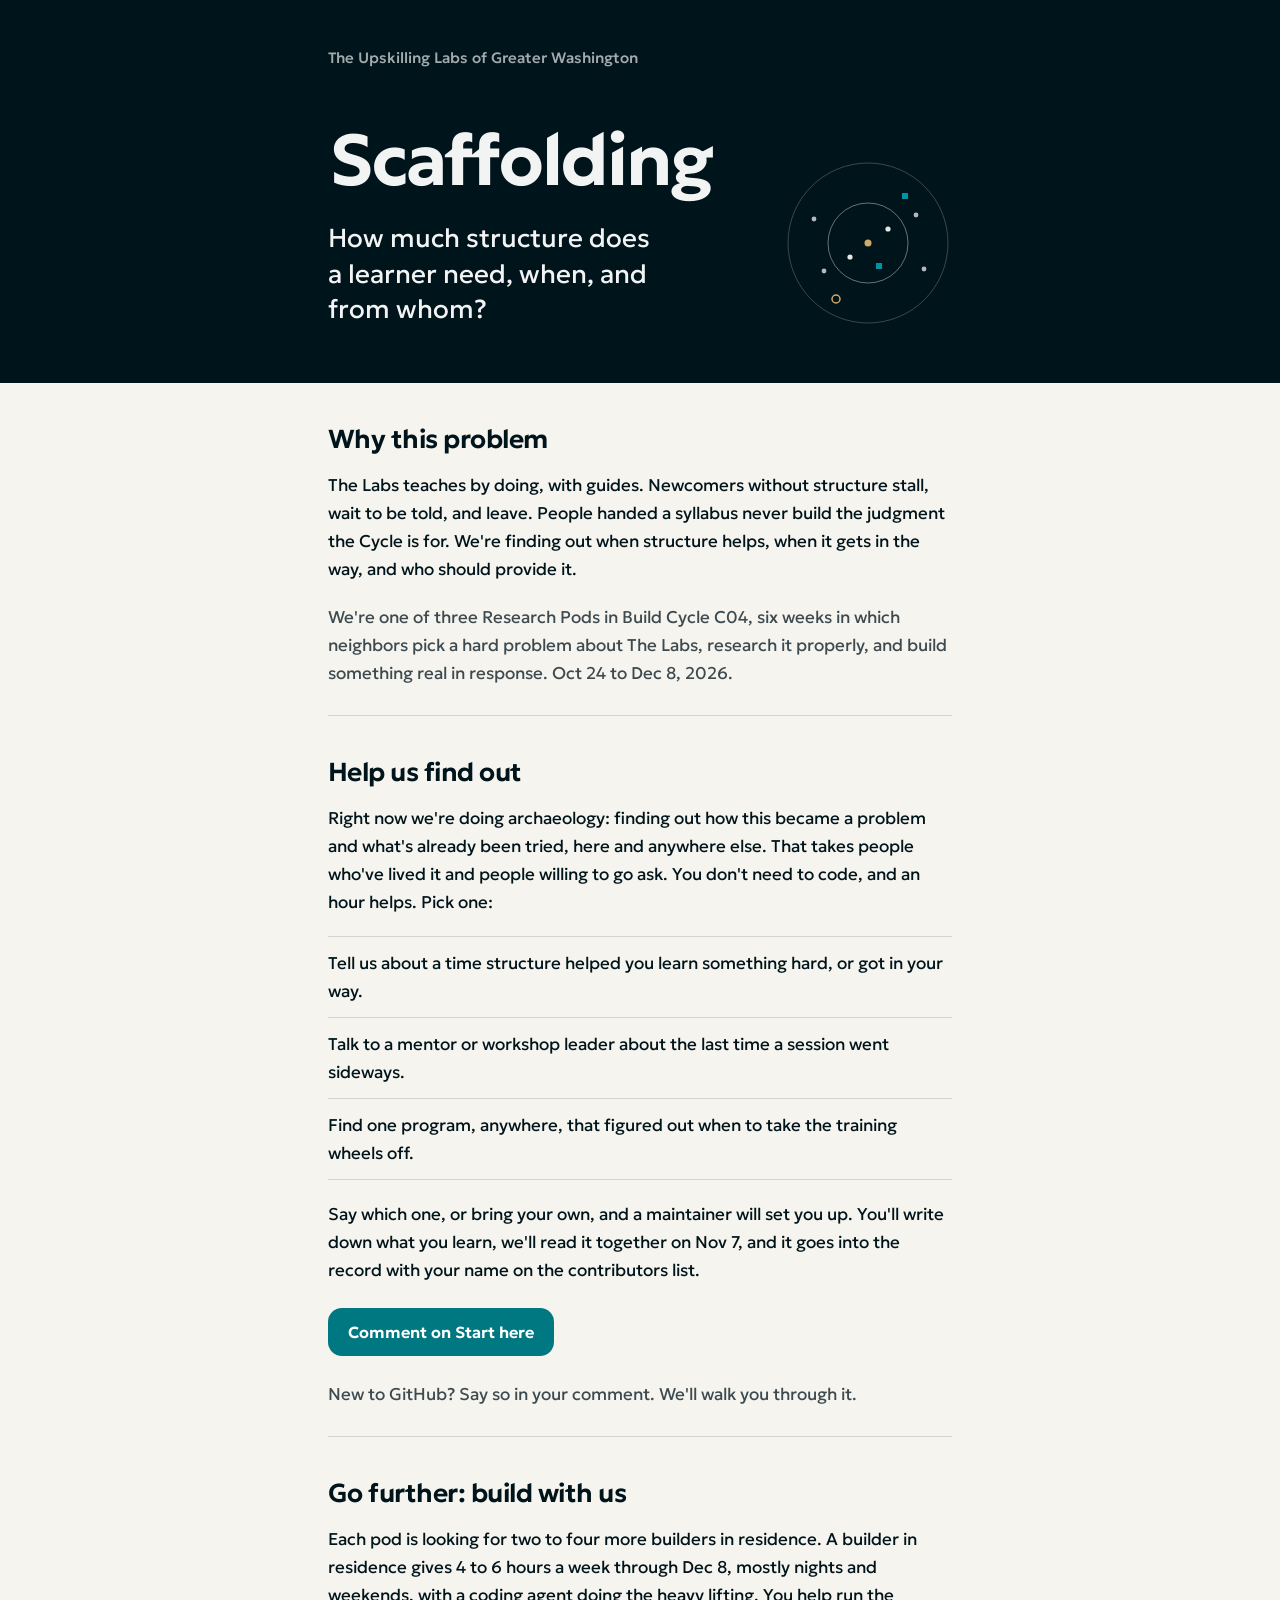
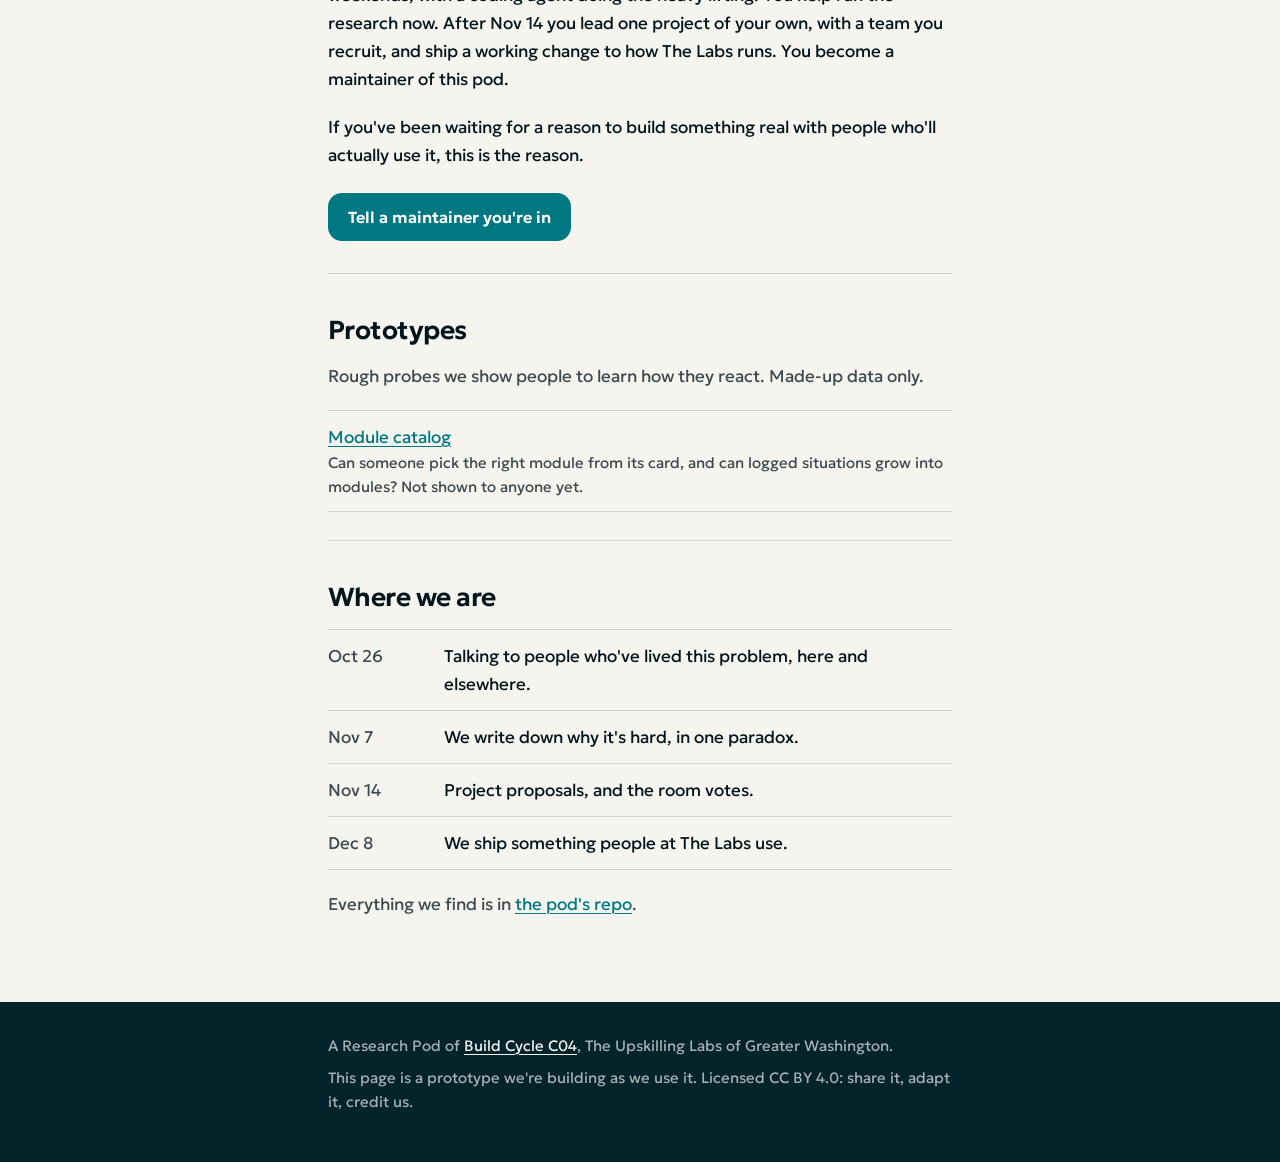
<file: index.html>
<!doctype html>
<html lang="en">
<head>
<meta charset="utf-8">
<meta name="viewport" content="width=device-width, initial-scale=1">
<title>Scaffolding</title>
<meta name="description" content="Scaffolding: a Research Pod in Build Cycle C04, The Upskilling Labs of Greater Washington. How much structure does a learner need, when, and from whom?">
<link rel="preconnect" href="https://fonts.googleapis.com">
<link rel="preconnect" href="https://fonts.gstatic.com" crossorigin>
<link href="https://fonts.googleapis.com/css2?family=Geologica:wght,SHRP@300..800,0..100&display=swap" rel="stylesheet">
<style>
/* The Labs' design rules, as the brand states them.
   Tokens: ink #00141b, navy #03232a, forest #005f68, teal #0094a0 (focus and accents only),
   teal-deep #007882 (links and actions on light), paper #f6f4ef (the only light page background),
   gold #cfab67 (the regional metal; the one thing to notice), red #e11d2a (reserved for "Join The Labs").
   One radius, 14px, on every rectangular container. No pills. Genuine circles only for dots. A 4px baseline.
   Geologica throughout; display sizes use the SHRP axis on dark. Text is tinted from the ground, never neutral grey.
   Structure comes from spacing and hairline rules. Lists are lists, not card grids.
   Don't: all-caps eyebrows, meta strings joined with middle dots, arrows appended to links,
   gradient text, glow blobs, coloured left borders, 01/02/03 numbering, fade-up reveals.
   Voice: the friend who went first. Dry, specific, generous. Names and dates, never adjectives. */
:root {
  --ink:#00141b; --navy:#03232a; --forest:#005f68; --teal:#0094a0; --teal-deep:#007882;
  --paper:#f6f4ef; --gold:#cfab67; --red:#e11d2a;
  --on-paper:#00141b; --on-paper-2:#3d4a4f; --rule:rgba(0,20,27,.14);
  --on-dark:rgba(255,255,255,.95); --on-dark-2:rgba(255,255,255,.64); --rule-dark:rgba(255,255,255,.16);
  --r:14px; --max:720px; --g:clamp(16px,5vw,48px);
  --font:"Geologica",ui-sans-serif,system-ui,-apple-system,"Segoe UI",Roboto,sans-serif;
}
* { box-sizing:border-box; }
html { background:var(--paper); }
body { margin:0; font-family:var(--font); font-size:17px; line-height:28px; color:var(--on-paper); background:var(--paper); -webkit-font-smoothing:antialiased; font-synthesis:none; }
a { color:var(--teal-deep); text-decoration-thickness:1px; text-underline-offset:3px; }
a:focus-visible, button:focus-visible { outline:2px solid var(--teal); outline-offset:3px; }
.wrap { max-width:var(--max); margin:0 auto; padding:0 var(--g); }

.cover { background:var(--ink); color:var(--on-dark); padding:48px 0 56px; }
.lockup { font-size:15px; line-height:20px; font-weight:500; color:var(--on-dark-2); margin:0 0 56px; }
.cover h1 { font-size:clamp(44px,8vw,72px); line-height:1.02; font-weight:640; letter-spacing:-.03em; font-variation-settings:"SHRP" 100; margin:0 0 24px; text-wrap:balance; }
.cover .q { font-size:clamp(21px,3vw,26px); line-height:1.35; font-weight:400; color:var(--on-dark); margin:0; max-width:34ch; text-wrap:pretty; }
.cover .mark { display:block; width:168px; height:168px; margin:40px 0 0; }
@media (min-width:900px) {
  .cover .wrap { display:grid; grid-template-columns:1fr 168px; column-gap:48px; align-items:end; }
  .cover .lockup { grid-column:1 / -1; }
  .cover .mark { margin:0; }
}

main section { padding:40px 0 8px; border-bottom:1px solid var(--rule); }
main section:last-of-type { border-bottom:0; }
h2 { font-size:26px; line-height:32px; font-weight:600; letter-spacing:-.02em; font-variation-settings:"SHRP" 60; margin:0 0 16px; text-wrap:balance; }
p { margin:0 0 20px; color:var(--on-paper); text-wrap:pretty; }
p.quiet { color:var(--on-paper-2); }
ul { list-style:none; margin:0 0 20px; padding:0; }
ul li { padding:12px 0; border-top:1px solid var(--rule); }
ul li:last-child { border-bottom:1px solid var(--rule); }
li .meta { display:block; color:var(--on-paper-2); font-size:15px; line-height:24px; }
li.when { display:grid; grid-template-columns:9ch 1fr; column-gap:8px; }
li time { color:var(--on-paper-2); }
.btn { display:inline-block; background:var(--teal-deep); color:#fff; text-decoration:none; font-weight:600; font-size:16px; line-height:24px; padding:12px 20px; border-radius:var(--r); margin:4px 0 24px; }
.btn:hover { background:#00868f; }

footer { background:var(--navy); color:var(--on-dark-2); font-size:15px; line-height:24px; padding:32px 0 40px; margin-top:56px; }
footer a { color:var(--on-dark); }
footer p { color:inherit; margin:0 0 8px; }
@media (prefers-reduced-motion: no-preference) { a, .btn { transition:background .15s cubic-bezier(.32,.72,0,1), color .15s cubic-bezier(.32,.72,0,1); } }
</style>
</head>
<body>
<header class="cover">
  <div class="wrap">
    <p class="lockup">The Upskilling Labs of Greater Washington</p>
    <div>
      <h1>Scaffolding</h1>
      <p class="q">How much structure does a learner need, when, and from whom?</p>
    </div>
    <!-- Two circles: context (inner) and field (outer), drawn in the world's marks: people as dots, places as squares, knowledge as rings. Gold is the one thing to notice. -->
    <svg class="mark" viewBox="0 0 168 168" aria-hidden="true">
      <circle cx="84" cy="84" r="80" fill="none" stroke="rgba(255,255,255,.22)" stroke-width="1"/>
      <circle cx="84" cy="84" r="40" fill="none" stroke="rgba(255,255,255,.4)" stroke-width="1"/>
      <circle cx="84" cy="84" r="3.5" fill="#cfab67"/>
      <circle cx="104" cy="70" r="2.6" fill="rgba(255,255,255,.9)"/>
      <circle cx="66" cy="98" r="2.6" fill="rgba(255,255,255,.9)"/>
      <rect x="92" y="104" width="6" height="6" fill="#0094a0"/>
      <circle cx="30" cy="60" r="2.4" fill="rgba(255,255,255,.7)"/>
      <circle cx="140" cy="110" r="2.4" fill="rgba(255,255,255,.7)"/>
      <rect x="118" y="34" width="6" height="6" fill="#0094a0"/>
      <circle cx="52" cy="140" r="4" fill="none" stroke="#cfab67" stroke-width="1.5"/>
      <circle cx="132" cy="56" r="2.4" fill="rgba(255,255,255,.7)"/>
      <circle cx="40" cy="112" r="2.4" fill="rgba(255,255,255,.7)"/>
    </svg>
  </div>
</header>

<main class="wrap">
  <section>
    <h2>Why this problem</h2>
    <p>The Labs teaches by doing, with guides. Newcomers without structure stall, wait to be told, and leave. People handed a syllabus never build the judgment the Cycle is for. We're finding out when structure helps, when it gets in the way, and who should provide it.</p>
    <!-- MAINTAINER: replace the paragraph above with your own explainer. What you saw on sensemaking day, who it affects, why it matters. Your words, not ours. -->
    <p class="quiet">We're one of three Research Pods in Build Cycle C04, six weeks in which neighbors pick a hard problem about The Labs, research it properly, and build something real in response. Oct 24 to Dec 8, 2026.</p>
  </section>

  <section>
    <h2>Help us find out</h2>
    <p>Right now we're doing archaeology: finding out how this became a problem and what's already been tried, here and anywhere else. That takes people who've lived it and people willing to go ask. You don't need to code, and an hour helps. Pick one:</p>
    <ul>
      <li>Tell us about a time structure helped you learn something hard, or got in your way.</li>
      <li>Talk to a mentor or workshop leader about the last time a session went sideways.</li>
      <li>Find one program, anywhere, that figured out when to take the training wheels off.</li>
    </ul>
    <p>Say which one, or bring your own, and a maintainer will set you up. You'll write down what you learn, we'll read it together on Nov 7, and it goes into the record with your name on the contributors list.</p>
    <a class="btn" href="https://github.com/wash-TheUpskillingLabs/c04-scaffolding/issues/1">Comment on Start here</a>
    <p class="quiet">New to GitHub? Say so in your comment. We'll walk you through it.</p>
  </section>

  <section>
    <h2>Go further: build with us</h2>
    <p>Each pod is looking for two to four more builders in residence. A builder in residence gives 4 to 6 hours a week through Dec 8, mostly nights and weekends, with a coding agent doing the heavy lifting. You help run the research now. After Nov 14 you lead one project of your own, with a team you recruit, and ship a working change to how The Labs runs. You become a maintainer of this pod.</p>
    <p>If you've been waiting for a reason to build something real with people who'll actually use it, this is the reason.</p>
    <a class="btn" href="https://github.com/wash-TheUpskillingLabs/c04-scaffolding/issues/1">Tell a maintainer you're in</a>
  </section>

  <section>
    <h2>Prototypes</h2>
    <p class="quiet">Rough probes we show people to learn how they react. Made-up data only.</p>
    <ul id="prototypes">
      <!-- PROTOTYPES: one <li> per prototype, newest first. Format:
      <li><a href="/prototypes/shortname/">Prototype name</a><span class="meta">The one question it tests. Shown to three people, Nov 9.</span></li>
      -->
      <li><a href="/prototypes/module-catalog/">Module catalog</a><span class="meta">Can someone pick the right module from its card, and can logged situations grow into modules? Not shown to anyone yet.</span></li>
    </ul>
  </section>

  <section>
    <h2>Where we are</h2>
    <ul>
      <li class="when"><time>Oct 26</time>Talking to people who've lived this problem, here and elsewhere.</li>
      <li class="when"><time>Nov 7</time>We write down why it's hard, in one paradox.</li>
      <li class="when"><time>Nov 14</time>Project proposals, and the room votes.</li>
      <li class="when"><time>Dec 8</time>We ship something people at The Labs use.</li>
    </ul>
    <p class="quiet">Everything we find is in <a href="https://github.com/wash-TheUpskillingLabs/c04-scaffolding">the pod's repo</a>.</p>
  </section>
</main>

<footer>
  <div class="wrap">
    <p>A Research Pod of <a href="https://github.com/wash-TheUpskillingLabs/c04">Build Cycle C04</a>, The Upskilling Labs of Greater Washington.</p>
    <p>This page is a prototype we're building as we use it. Licensed CC BY 4.0: share it, adapt it, credit us.</p>
  </div>
</footer>
</body>
</html>
</file>
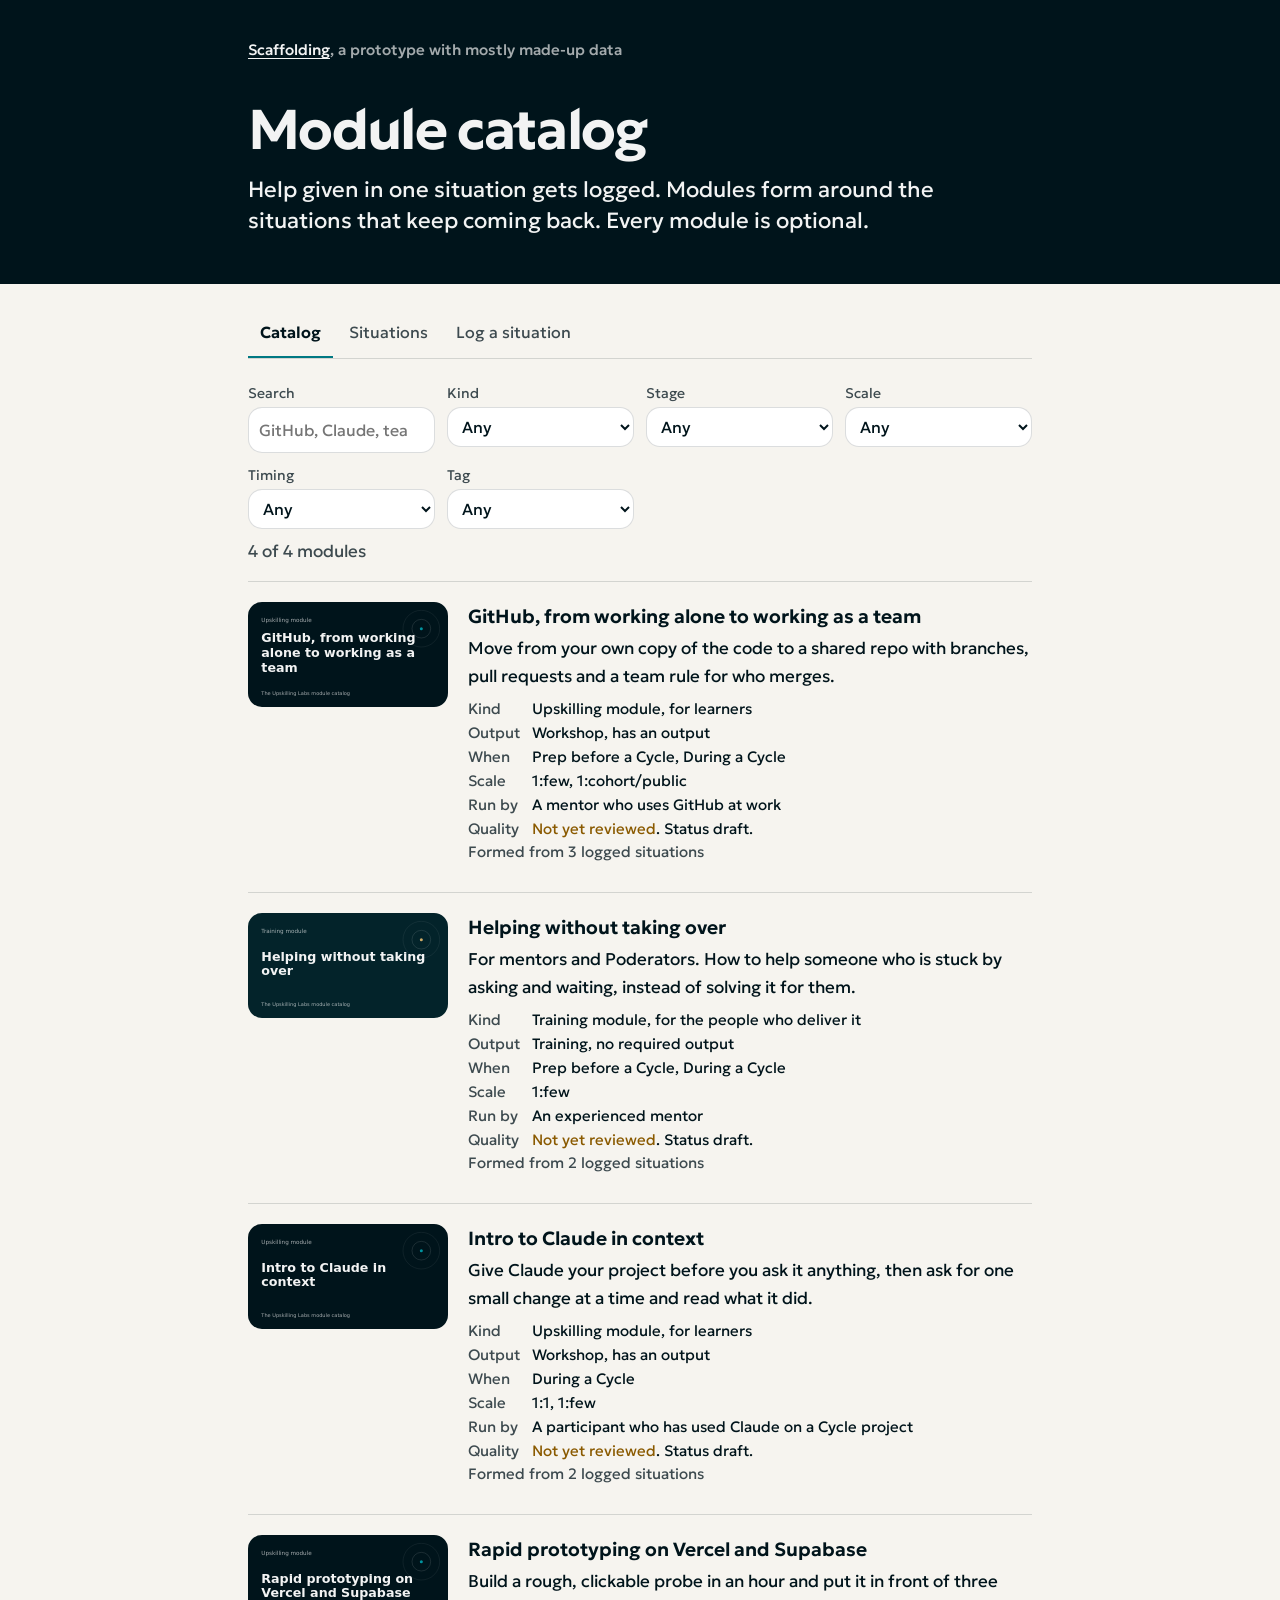
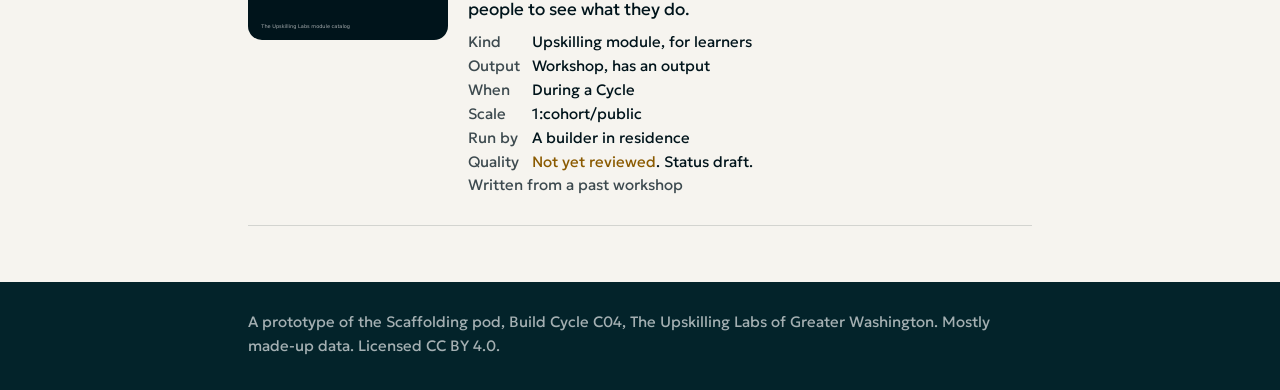
<file: prototypes/module-catalog/index.html>
<!doctype html>
<html lang="en">
<head>
<meta charset="utf-8">
<meta name="viewport" content="width=device-width, initial-scale=1">
<title>Module catalog</title>
<meta name="description" content="A Scaffolding prototype: a module catalog that grows bottom-up from logged situations. Mostly made-up data.">
<link rel="preconnect" href="https://fonts.googleapis.com">
<link rel="preconnect" href="https://fonts.gstatic.com" crossorigin>
<link href="https://fonts.googleapis.com/css2?family=Geologica:wght,SHRP@300..800,0..100&display=swap" rel="stylesheet">
<link rel="stylesheet" href="style.css">
<script src="catalog.js"></script>
</head>
<body>
<header class="cover">
  <div class="wrap">
    <p class="lockup"><a href="/">Scaffolding</a>, a prototype with mostly made-up data</p>
    <h1>Module catalog</h1>
    <p class="q">Help given in one situation gets logged. Modules form around the situations that keep coming back. Every module is optional.</p>
  </div>
</header>

<main class="wrap">
  <nav class="views" role="tablist" aria-label="Views">
    <button role="tab" data-view="catalog" aria-selected="true">Catalog</button>
    <button role="tab" data-view="situations" aria-selected="false">Situations</button>
    <button role="tab" data-view="log" aria-selected="false">Log a situation</button>
  </nav>

  <section id="view-catalog">
    <div class="filters">
      <div><label for="f-q">Search</label><input id="f-q" type="search" placeholder="GitHub, Claude, team..."></div>
      <div><label for="f-kind">Kind</label><select id="f-kind"></select></div>
      <div><label for="f-stage">Stage</label><select id="f-stage"></select></div>
      <div><label for="f-scale">Scale</label><select id="f-scale"></select></div>
      <div><label for="f-timing">Timing</label><select id="f-timing"></select></div>
      <div><label for="f-tag">Tag</label><select id="f-tag"></select></div>
    </div>
    <p class="quiet" id="count"></p>
    <ul class="cards" id="cards"></ul>
  </section>

  <section id="view-situations" hidden>
    <h2>Recurring, with no module yet</h2>
    <p class="quiet">Tags that two or more logged situations share, where none of those situations has a module. These are candidates. When repeated help becomes a module, and who decides, is still open.</p>
    <div id="seeds"></div>
    <h2>Tags in use</h2>
    <p class="quiet">Tags grow from use. A tag not in the starting set is marked new.</p>
    <ul class="plain" id="tags"></ul>
    <h2>All situations</h2>
    <ul class="situations" id="situations"></ul>
  </section>

  <section id="view-log" hidden>
    <h2>Log a situation</h2>
    <p>A few lines: what the problem was and what worked. Roles only, never names, because the repo is public. No recordings or transcripts.</p>
    <form class="form-grid" id="log-form">
      <div><label for="l-problem">The problem</label><textarea id="l-problem" required placeholder="What was someone stuck on?"></textarea></div>
      <div><label for="l-worked">What worked</label><textarea id="l-worked" required placeholder="What got them unstuck? If nothing did, say so."></textarea></div>
      <div><label for="l-role">You are</label><input id="l-role" list="roles" placeholder="a mentor"></div>
      <datalist id="roles"><option value="a mentor"><option value="a Poderator"><option value="a participant"><option value="an organizer"><option value="a workshop leader"></datalist>
      <div><label for="l-scale">Scale</label><select id="l-scale"><option>1:1</option><option>1:few</option><option>1:cohort/public</option></select></div>
      <div><label for="l-tags">Tags, separated by commas</label><input id="l-tags" placeholder="github, team-setup"></div>
      <div><label for="l-module">Module it fits, if any</label><select id="l-module"></select></div>
      <div>
        <button class="btn" type="submit">Make the log</button>
      </div>
    </form>
    <div id="log-out" hidden>
      <p>Open it as a GitHub issue, or save the text below as a file in <code>situations/</code> and run <code>node build.mjs</code>.</p>
      <a class="btn" id="log-issue" target="_blank" rel="noopener">Open as a GitHub issue</a>
      <button class="btn secondary" type="button" id="log-copy">Copy the text</button>
      <p class="quiet" id="log-file"></p>
      <pre id="log-md"></pre>
    </div>
  </section>
</main>

<footer><div class="wrap"><p>A prototype of the Scaffolding pod, Build Cycle C04, The Upskilling Labs of Greater Washington. Mostly made-up data. Licensed CC BY 4.0.</p></div></footer>

<script>
const C = window.CATALOG;
const REPO = "https://github.com/wash-TheUpskillingLabs/c04-scaffolding";
const $ = (id) => document.getElementById(id);
const esc = (s) => String(s ?? "").replace(/[&<>"]/g, (c) => ({ "&": "&amp;", "<": "&lt;", ">": "&gt;", '"': "&quot;" }[c]));
const label = (f, v) => (C.labels[f] && C.labels[f][v]) || v;
const list = (v) => (Array.isArray(v) ? v : v ? [v] : []);

// Views
document.querySelectorAll("nav.views button").forEach((b) => b.addEventListener("click", () => show(b.dataset.view)));
function show(view) {
  document.querySelectorAll("nav.views button").forEach((b) => b.setAttribute("aria-selected", String(b.dataset.view === view)));
  for (const v of ["catalog", "situations", "log"]) $("view-" + v).hidden = v !== view;
  try { history.replaceState(null, "", "#" + view); } catch {}
}
function fromHash() { const h = location.hash.slice(1); if (["catalog", "situations", "log"].includes(h)) show(h); }
window.addEventListener("hashchange", fromHash);
fromHash();

// Filters
function fill(id, field, values) {
  $(id).innerHTML = `<option value="">Any</option>` + values.map((v) => `<option value="${esc(v)}">${esc(label(field, v))}</option>`).join("");
}
fill("f-kind", "kind", C.starting.kind);
fill("f-stage", "stage", C.starting.stage);
fill("f-scale", "scale", C.starting.scale);
fill("f-timing", "timing", C.starting.timing);
fill("f-tag", "tag", C.tags.filter((t) => t.modules > 0).map((t) => t.tag));
["f-q", "f-kind", "f-stage", "f-scale", "f-timing", "f-tag"].forEach((id) => $(id).addEventListener("input", render));

// The card shows a few of the module's metadata fields, the way an event card shows a date and place.
function card(m) {
  const reviewed = m.reviewed_by ? `Reviewed by ${esc(m.reviewed_by)}` : `<span class="flag">Not yet reviewed</span>`;
  const formed = m.formed_from.length ? `Formed from ${m.formed_from.length} logged situation${m.formed_from.length > 1 ? "s" : ""}` : "Written from a past workshop";
  return `<li><article class="card">
    <a href="m/${m.slug}/" tabindex="-1" aria-hidden="true"><img src="thumbs/${m.slug}.svg" alt=""></a>
    <div>
      <h3><a href="m/${m.slug}/">${esc(m.title)}</a></h3>
      <p>${esc(m.summary)}</p>
      <dl>
        <dt>Kind</dt><dd>${esc(label("kind", m.kind))}</dd>
        <dt>Output</dt><dd>${esc(label("output_type", m.output_type))}</dd>
        <dt>When</dt><dd>${esc(list(m.stage).map((v) => label("stage", v)).join(", "))}</dd>
        <dt>Scale</dt><dd>${esc(list(m.scale).join(", "))}</dd>
        <dt>Run by</dt><dd>${esc(m.delivered_by)}</dd>
        <dt>Quality</dt><dd>${reviewed}. Status ${esc(m.status)}.</dd>
      </dl>
      <p class="meta">${formed}</p>
    </div>
  </article></li>`;
}

function render() {
  const q = $("f-q").value.trim().toLowerCase();
  const f = { kind: $("f-kind").value, stage: $("f-stage").value, scale: $("f-scale").value, timing: $("f-timing").value, tags: $("f-tag").value };
  const shown = C.modules.filter((m) => {
    for (const [k, v] of Object.entries(f)) if (v && !list(m[k]).includes(v)) return false;
    if (q) {
      const hay = [m.title, m.summary, m.overview, m.learning_outcome, m.delivered_by, ...list(m.tags), ...list(m.prerequisites)].join(" ").toLowerCase();
      if (!hay.includes(q)) return false;
    }
    return true;
  });
  $("count").textContent = `${shown.length} of ${C.modules.length} modules`;
  $("cards").innerHTML = shown.map(card).join("") || `<li class="quiet">No module fits. That might be a situation worth logging.</li>`;
}
render();

// Situations
const bySlug = Object.fromEntries(C.modules.map((m) => [m.slug, m]));
function situationItem(s) {
  const mod = s.module && bySlug[s.module] ? `<a href="m/${s.module}/">${esc(bySlug[s.module].title)}</a>` : "No module yet";
  return `<li><span class="meta">${esc(s.date)}, logged by ${esc(s.logged_by)}${s.scale ? `, ${esc(s.scale)}` : ""}. Tags: ${esc(s.tags.join(", "))}. Module: ${mod}</span>
    <p><strong>The problem.</strong> ${esc(s.problem)}</p><p><strong>What worked.</strong> ${esc(s.worked)}</p></li>`;
}
$("situations").innerHTML = [...C.situations].sort((a, b) => b.date.localeCompare(a.date)).map(situationItem).join("");
const seeds = C.tags.filter((t) => t.unmoduled >= 2);
$("seeds").innerHTML = seeds.length
  ? seeds.map((t) => {
      const ss = C.situations.filter((s) => !s.module && s.tags.includes(t.tag));
      return `<div class="seed"><strong>${esc(t.tag)}</strong>: ${ss.length} situations<ul class="situations">${ss.map(situationItem).join("")}</ul>
        <a href="${REPO}/blob/main/prototypes/module-catalog/modules/_template.md">Start a module from the template</a></div>`;
    }).join("")
  : `<p class="quiet">Nothing recurring without a module right now.</p>`;
$("tags").innerHTML = C.tags.map((t) => `<li>${esc(t.tag)}${t.known ? "" : " (new)"}<span class="meta">${t.modules} module${t.modules === 1 ? "" : "s"}, ${t.situations} situation${t.situations === 1 ? "" : "s"}</span></li>`).join("");

// Log a situation
$("l-module").innerHTML = `<option value="">None, or not sure</option>` + C.modules.map((m) => `<option value="${esc(m.slug)}">${esc(m.title)}</option>`).join("");
$("log-form").addEventListener("submit", (e) => {
  e.preventDefault();
  const today = new Date().toISOString().slice(0, 10);
  const problem = $("l-problem").value.trim();
  const worked = $("l-worked").value.trim();
  const tags = $("l-tags").value.split(",").map((t) => t.trim().toLowerCase().replace(/\s+/g, "-")).filter(Boolean);
  const md = `---
date: ${today}
logged_by: ${$("l-role").value.trim() || "a mentor"}
scale: ${$("l-scale").value}
tags: [${tags.join(", ")}]
module: ${$("l-module").value}
---

## The problem

${problem}

## What worked

${worked}
`;
  const slug = problem.toLowerCase().replace(/[^a-z0-9]+/g, "-").split("-").filter(Boolean).slice(0, 5).join("-") || "situation";
  $("log-md").textContent = md;
  $("log-file").textContent = `File name: situations/${today}-${slug}.md`;
  const title = "Situation: " + problem.split(/[.!?\n]/)[0].slice(0, 70);
  $("log-issue").href = `${REPO}/issues/new?title=${encodeURIComponent(title)}&body=${encodeURIComponent(md)}`;
  $("log-out").hidden = false;
});
$("log-copy").addEventListener("click", async () => {
  try { await navigator.clipboard.writeText($("log-md").textContent); $("log-copy").textContent = "Copied"; } catch { $("log-copy").textContent = "Select the text below to copy"; }
});
</script>
</body>
</html>
</file>
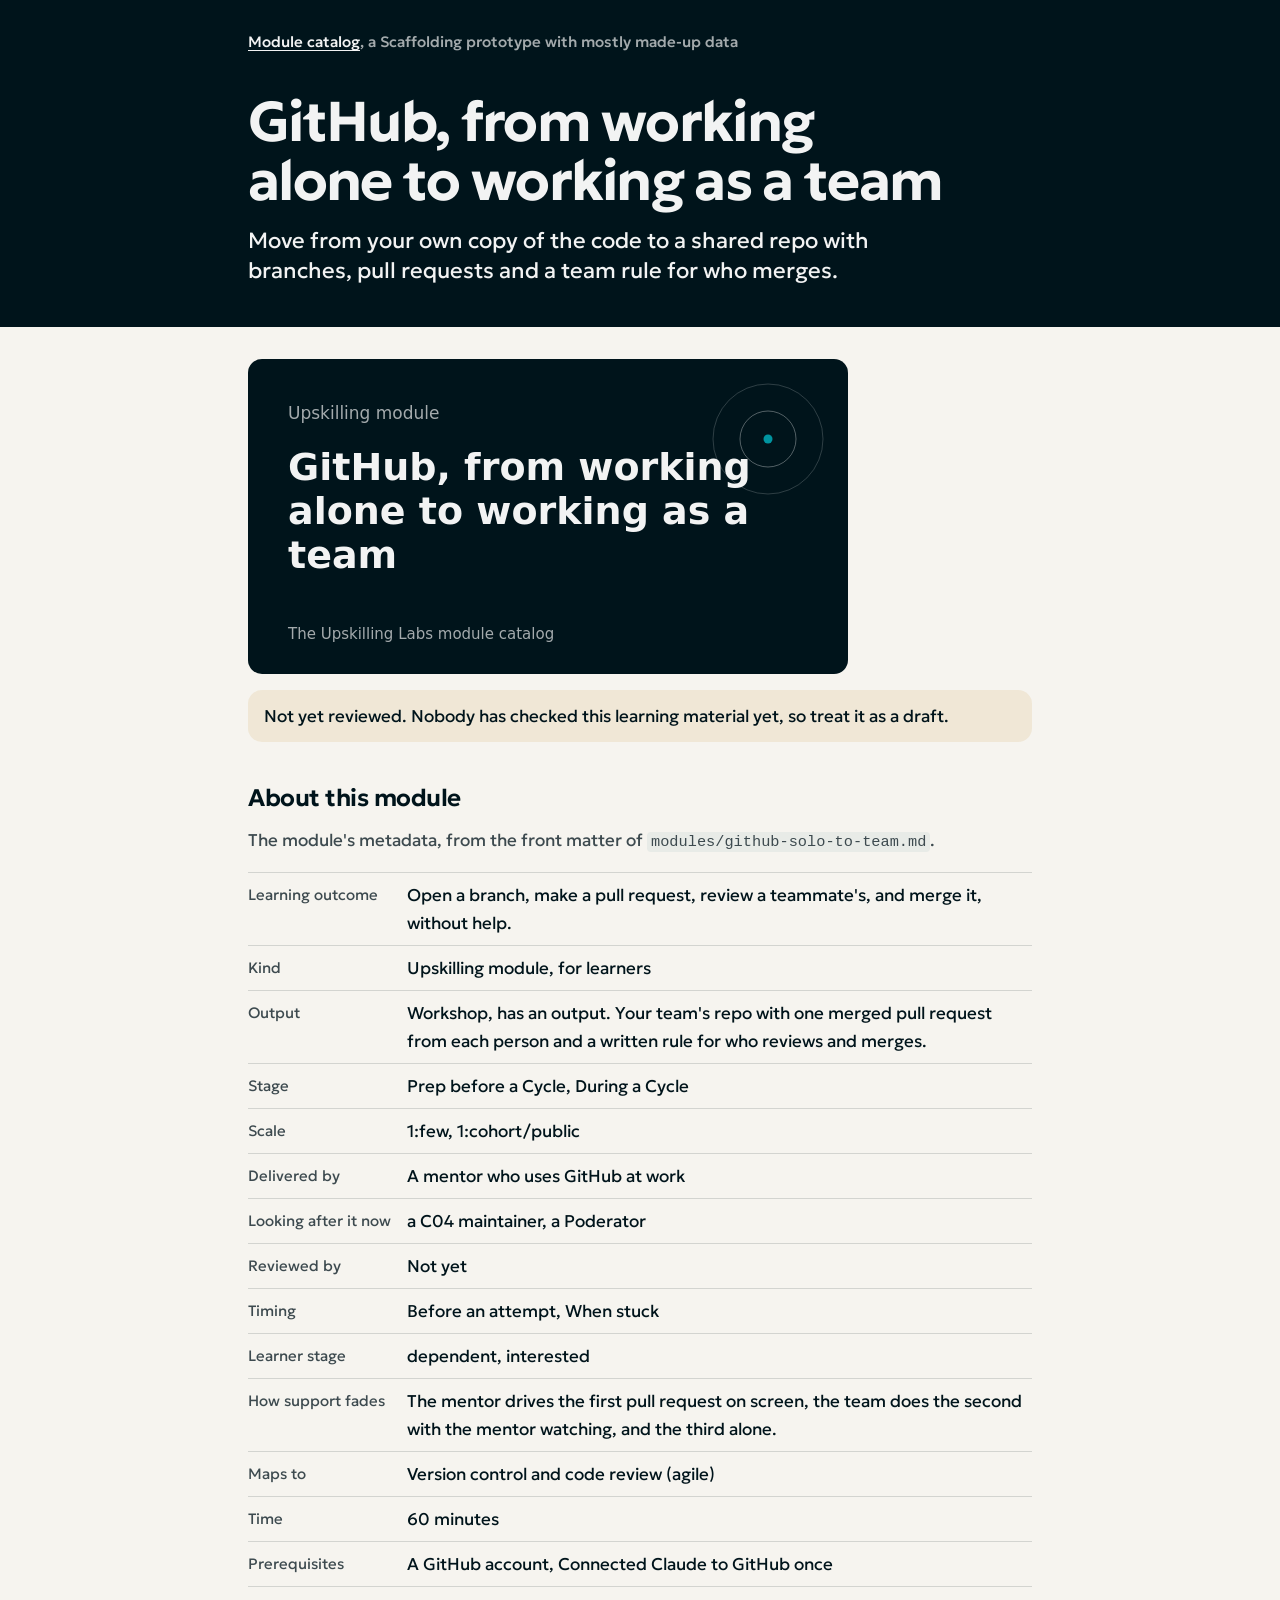
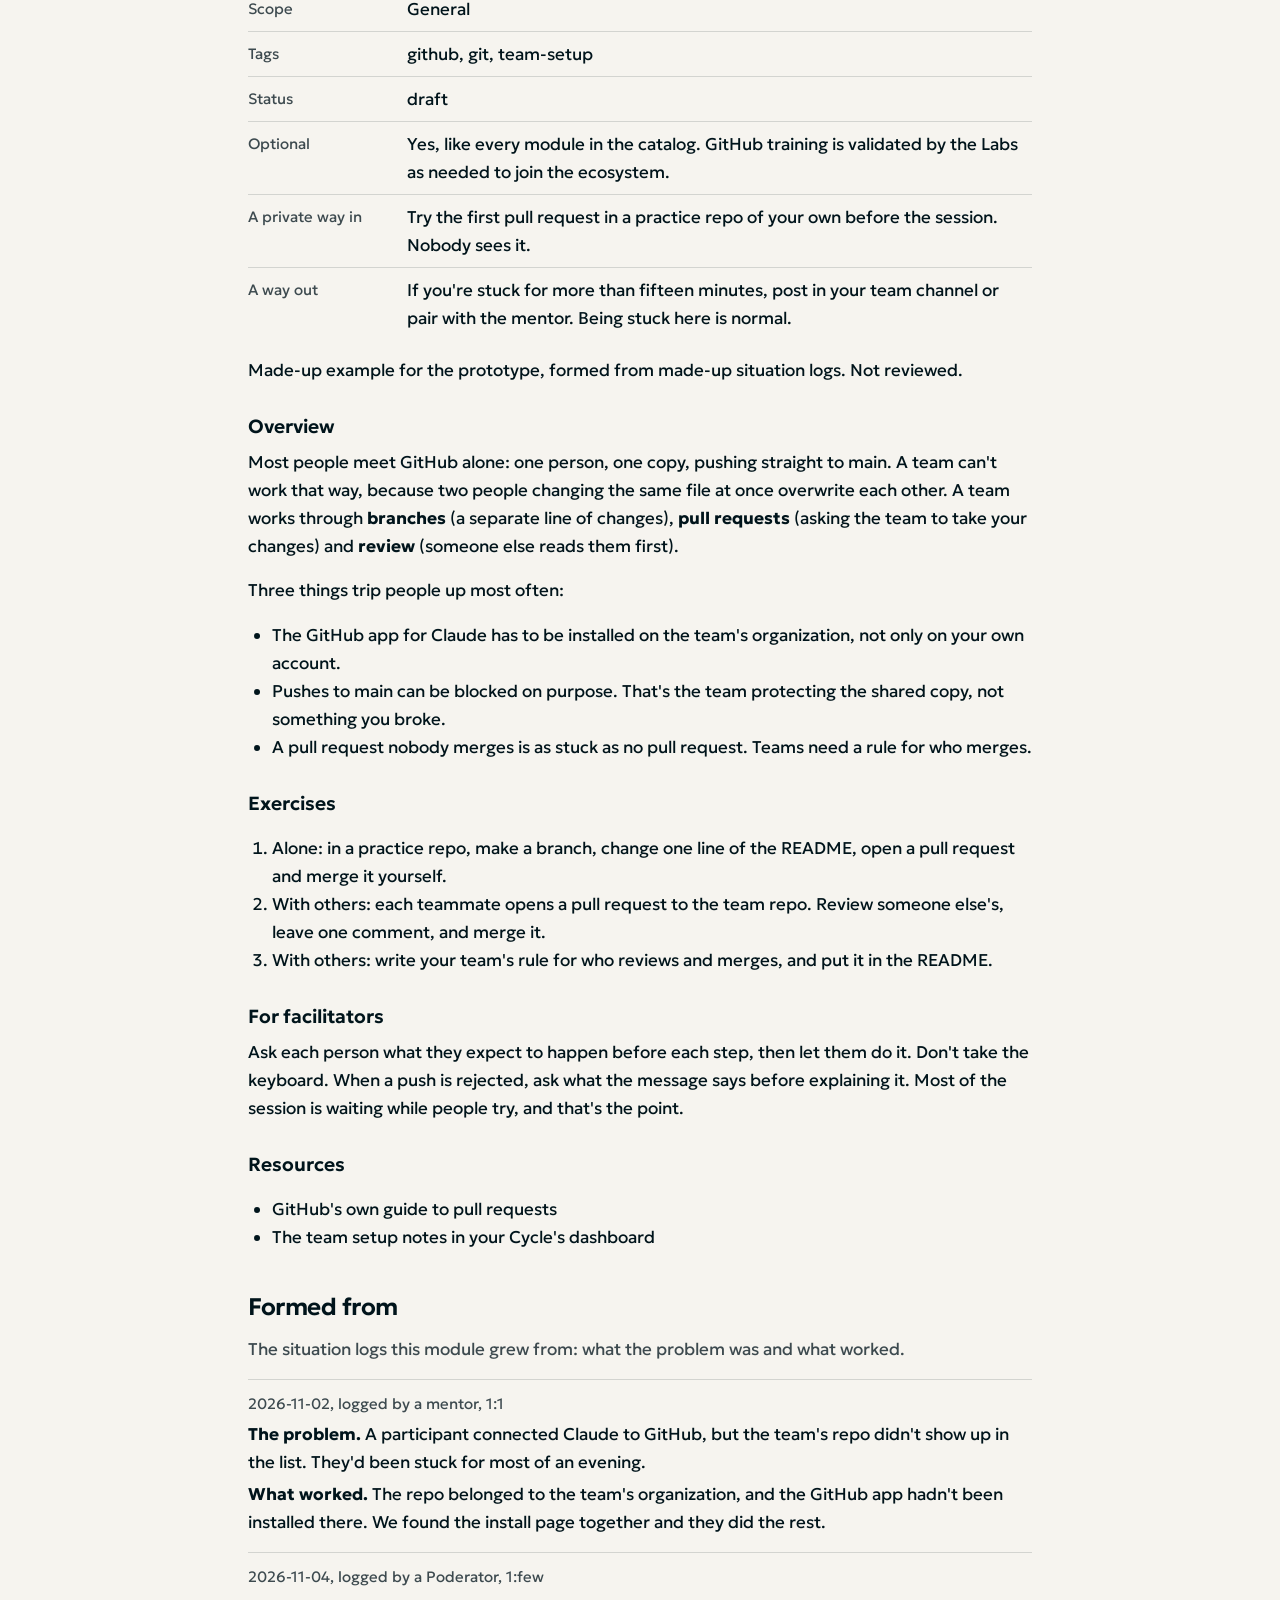
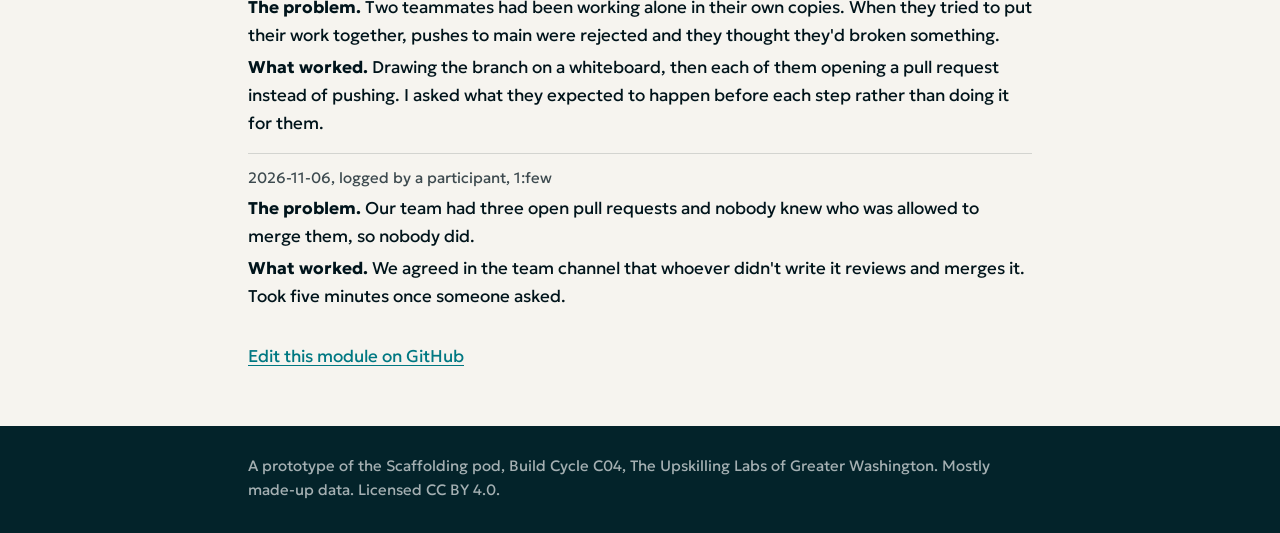
<file: prototypes/module-catalog/m/github-solo-to-team/index.html>
<!doctype html>
<html lang="en">
<head>
<meta charset="utf-8">
<meta name="viewport" content="width=device-width, initial-scale=1">
<title>GitHub, from working alone to working as a team</title>
<meta name="description" content="Move from your own copy of the code to a shared repo with branches, pull requests and a team rule for who merges.">
<meta property="og:type" content="article">
<meta property="og:title" content="GitHub, from working alone to working as a team">
<meta property="og:description" content="Move from your own copy of the code to a shared repo with branches, pull requests and a team rule for who merges.">
<meta property="og:image" content="/prototypes/module-catalog/thumbs/github-solo-to-team.svg">
<meta name="twitter:card" content="summary_large_image">
<link rel="preconnect" href="https://fonts.googleapis.com">
<link rel="preconnect" href="https://fonts.gstatic.com" crossorigin>
<link href="https://fonts.googleapis.com/css2?family=Geologica:wght,SHRP@300..800,0..100&display=swap" rel="stylesheet">
<link rel="stylesheet" href="../../style.css">
</head>
<body>
<header class="cover small">
  <div class="wrap">
    <p class="lockup"><a href="../../">Module catalog</a>, a Scaffolding prototype with mostly made-up data</p>
    <h1>GitHub, from working alone to working as a team</h1>
    <p class="q">Move from your own copy of the code to a shared repo with branches, pull requests and a team rule for who merges.</p>
  </div>
</header>
<main class="wrap module">
  <img class="thumb-lg" src="../../thumbs/github-solo-to-team.svg" alt="">
  <p class="review">Not yet reviewed. Nobody has checked this learning material yet, so treat it as a draft.</p>
  <h2>About this module</h2>
  <p class="quiet">The module's metadata, from the front matter of <code>modules/github-solo-to-team.md</code>.</p>
  <dl class="fields">
    <dt>Learning outcome</dt><dd>Open a branch, make a pull request, review a teammate's, and merge it, without help.</dd>
    <dt>Kind</dt><dd>Upskilling module, for learners</dd>
    <dt>Output</dt><dd>Workshop, has an output. Your team's repo with one merged pull request from each person and a written rule for who reviews and merges.</dd>
    <dt>Stage</dt><dd>Prep before a Cycle, During a Cycle</dd>
    <dt>Scale</dt><dd>1:few, 1:cohort/public</dd>
    <dt>Delivered by</dt><dd>A mentor who uses GitHub at work</dd>
    <dt>Looking after it now</dt><dd>a C04 maintainer, a Poderator</dd>
    <dt>Reviewed by</dt><dd>Not yet</dd>
    <dt>Timing</dt><dd>Before an attempt, When stuck</dd>
    <dt>Learner stage</dt><dd>dependent, interested</dd>
    <dt>How support fades</dt><dd>The mentor drives the first pull request on screen, the team does the second with the mentor watching, and the third alone.</dd>
    <dt>Maps to</dt><dd>Version control and code review (agile)</dd>
    <dt>Time</dt><dd>60 minutes</dd>
    <dt>Prerequisites</dt><dd>A GitHub account, Connected Claude to GitHub once</dd>
    <dt>Scope</dt><dd>General</dd>
    <dt>Tags</dt><dd>github, git, team-setup</dd>
    <dt>Status</dt><dd>draft</dd>
    <dt>Optional</dt><dd>Yes, like every module in the catalog. GitHub training is validated by the Labs as needed to join the ecosystem.</dd>
    <dt>A private way in</dt><dd>Try the first pull request in a practice repo of your own before the session. Nobody sees it.</dd>
    <dt>A way out</dt><dd>If you're stuck for more than fifteen minutes, post in your team channel or pair with the mentor. Being stuck here is normal.</dd>
  </dl>
  <div class="body">
<p>Made-up example for the prototype, formed from made-up situation logs. Not reviewed.</p>
<h3>Overview</h3>
<p>Most people meet GitHub alone: one person, one copy, pushing straight to main. A team can't work that way, because two people changing the same file at once overwrite each other. A team works through <strong>branches</strong> (a separate line of changes), <strong>pull requests</strong> (asking the team to take your changes) and <strong>review</strong> (someone else reads them first).</p>
<p>Three things trip people up most often:</p>
<ul>
<li>The GitHub app for Claude has to be installed on the team's organization, not only on your own account.</li>
<li>Pushes to main can be blocked on purpose. That's the team protecting the shared copy, not something you broke.</li>
<li>A pull request nobody merges is as stuck as no pull request. Teams need a rule for who merges.</li>
</ul>
<h3>Exercises</h3>
<ol>
<li>Alone: in a practice repo, make a branch, change one line of the README, open a pull request and merge it yourself.</li>
<li>With others: each teammate opens a pull request to the team repo. Review someone else's, leave one comment, and merge it.</li>
<li>With others: write your team's rule for who reviews and merges, and put it in the README.</li>
</ol>
<h3>For facilitators</h3>
<p>Ask each person what they expect to happen before each step, then let them do it. Don't take the keyboard. When a push is rejected, ask what the message says before explaining it. Most of the session is waiting while people try, and that's the point.</p>
<h3>Resources</h3>
<ul>
<li>GitHub's own guide to pull requests</li>
<li>The team setup notes in your Cycle's dashboard</li>
</ul>
  </div>
  <h2>Formed from</h2><p class="quiet">The situation logs this module grew from: what the problem was and what worked.</p><ul class="situations"><li><span class="meta">2026-11-02, logged by a mentor, 1:1</span><p><strong>The problem.</strong> A participant connected Claude to GitHub, but the team's repo didn't show up in the list. They'd been stuck for most of an evening.</p><p><strong>What worked.</strong> The repo belonged to the team's organization, and the GitHub app hadn't been installed there. We found the install page together and they did the rest.</p></li><li><span class="meta">2026-11-04, logged by a Poderator, 1:few</span><p><strong>The problem.</strong> Two teammates had been working alone in their own copies. When they tried to put their work together, pushes to main were rejected and they thought they'd broken something.</p><p><strong>What worked.</strong> Drawing the branch on a whiteboard, then each of them opening a pull request instead of pushing. I asked what they expected to happen before each step rather than doing it for them.</p></li><li><span class="meta">2026-11-06, logged by a participant, 1:few</span><p><strong>The problem.</strong> Our team had three open pull requests and nobody knew who was allowed to merge them, so nobody did.</p><p><strong>What worked.</strong> We agreed in the team channel that whoever didn't write it reviews and merges it. Took five minutes once someone asked.</p></li></ul>
  <p class="quiet edit"><a href="https://github.com/wash-TheUpskillingLabs/c04-scaffolding/blob/main/prototypes/module-catalog/modules/github-solo-to-team.md">Edit this module on GitHub</a></p>
</main>
<footer><div class="wrap"><p>A prototype of the Scaffolding pod, Build Cycle C04, The Upskilling Labs of Greater Washington. Mostly made-up data. Licensed CC BY 4.0.</p></div></footer>
</body>
</html>
</file>
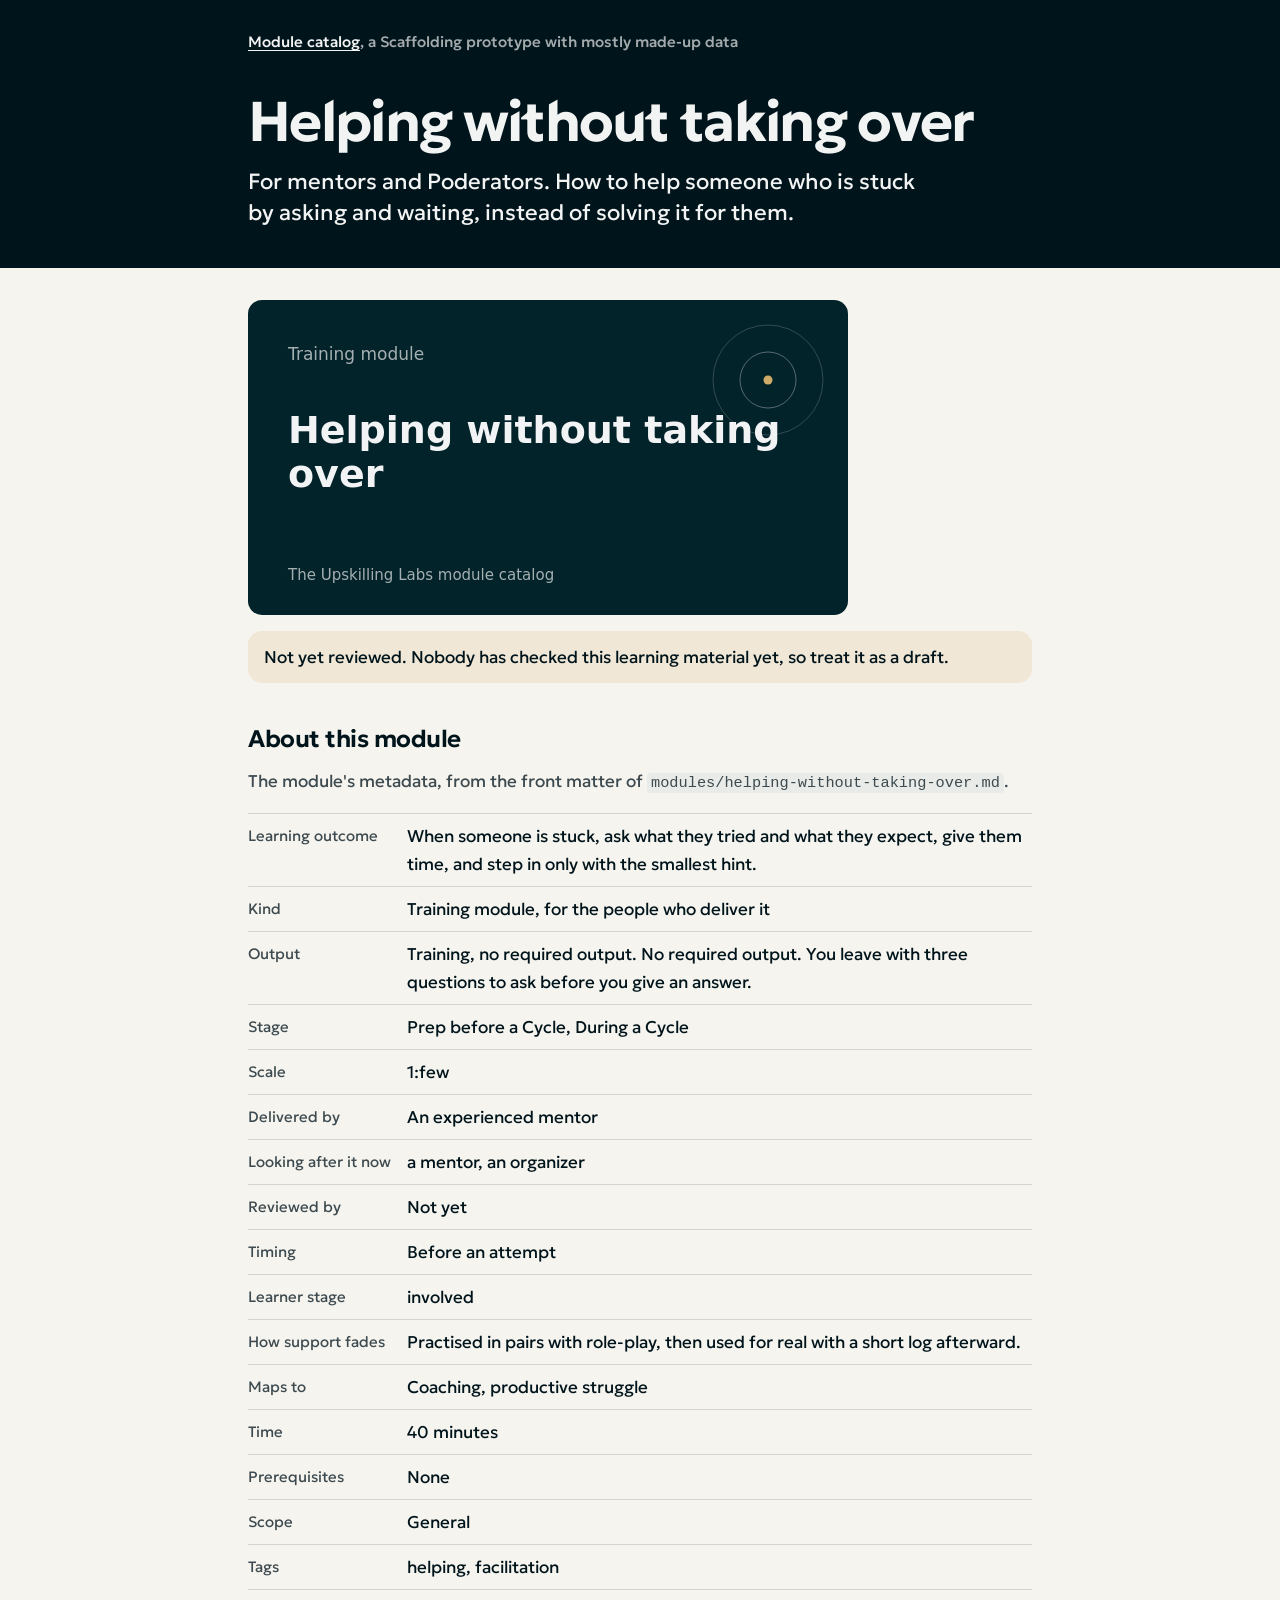
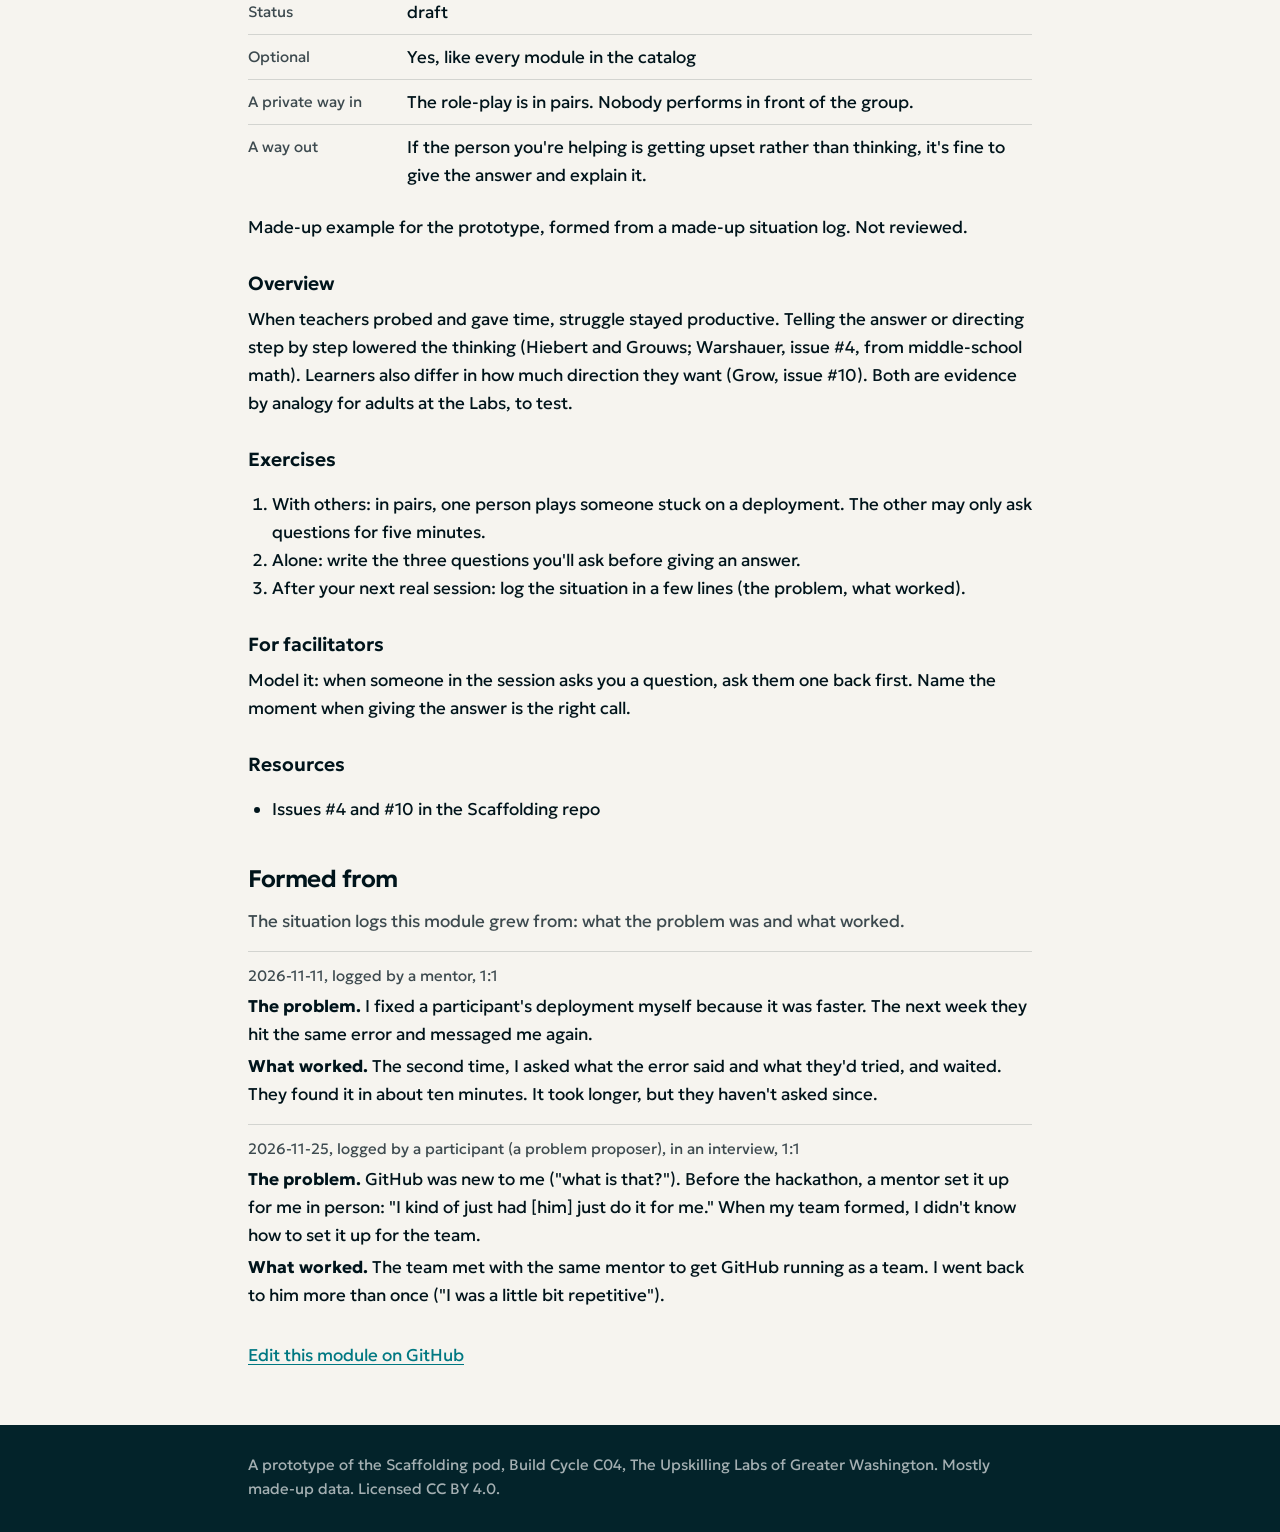
<file: prototypes/module-catalog/m/helping-without-taking-over/index.html>
<!doctype html>
<html lang="en">
<head>
<meta charset="utf-8">
<meta name="viewport" content="width=device-width, initial-scale=1">
<title>Helping without taking over</title>
<meta name="description" content="For mentors and Poderators. How to help someone who is stuck by asking and waiting, instead of solving it for them.">
<meta property="og:type" content="article">
<meta property="og:title" content="Helping without taking over">
<meta property="og:description" content="For mentors and Poderators. How to help someone who is stuck by asking and waiting, instead of solving it for them.">
<meta property="og:image" content="/prototypes/module-catalog/thumbs/helping-without-taking-over.svg">
<meta name="twitter:card" content="summary_large_image">
<link rel="preconnect" href="https://fonts.googleapis.com">
<link rel="preconnect" href="https://fonts.gstatic.com" crossorigin>
<link href="https://fonts.googleapis.com/css2?family=Geologica:wght,SHRP@300..800,0..100&display=swap" rel="stylesheet">
<link rel="stylesheet" href="../../style.css">
</head>
<body>
<header class="cover small">
  <div class="wrap">
    <p class="lockup"><a href="../../">Module catalog</a>, a Scaffolding prototype with mostly made-up data</p>
    <h1>Helping without taking over</h1>
    <p class="q">For mentors and Poderators. How to help someone who is stuck by asking and waiting, instead of solving it for them.</p>
  </div>
</header>
<main class="wrap module">
  <img class="thumb-lg" src="../../thumbs/helping-without-taking-over.svg" alt="">
  <p class="review">Not yet reviewed. Nobody has checked this learning material yet, so treat it as a draft.</p>
  <h2>About this module</h2>
  <p class="quiet">The module's metadata, from the front matter of <code>modules/helping-without-taking-over.md</code>.</p>
  <dl class="fields">
    <dt>Learning outcome</dt><dd>When someone is stuck, ask what they tried and what they expect, give them time, and step in only with the smallest hint.</dd>
    <dt>Kind</dt><dd>Training module, for the people who deliver it</dd>
    <dt>Output</dt><dd>Training, no required output. No required output. You leave with three questions to ask before you give an answer.</dd>
    <dt>Stage</dt><dd>Prep before a Cycle, During a Cycle</dd>
    <dt>Scale</dt><dd>1:few</dd>
    <dt>Delivered by</dt><dd>An experienced mentor</dd>
    <dt>Looking after it now</dt><dd>a mentor, an organizer</dd>
    <dt>Reviewed by</dt><dd>Not yet</dd>
    <dt>Timing</dt><dd>Before an attempt</dd>
    <dt>Learner stage</dt><dd>involved</dd>
    <dt>How support fades</dt><dd>Practised in pairs with role-play, then used for real with a short log afterward.</dd>
    <dt>Maps to</dt><dd>Coaching, productive struggle</dd>
    <dt>Time</dt><dd>40 minutes</dd>
    <dt>Prerequisites</dt><dd>None</dd>
    <dt>Scope</dt><dd>General</dd>
    <dt>Tags</dt><dd>helping, facilitation</dd>
    <dt>Status</dt><dd>draft</dd>
    <dt>Optional</dt><dd>Yes, like every module in the catalog</dd>
    <dt>A private way in</dt><dd>The role-play is in pairs. Nobody performs in front of the group.</dd>
    <dt>A way out</dt><dd>If the person you're helping is getting upset rather than thinking, it's fine to give the answer and explain it.</dd>
  </dl>
  <div class="body">
<p>Made-up example for the prototype, formed from a made-up situation log. Not reviewed.</p>
<h3>Overview</h3>
<p>When teachers probed and gave time, struggle stayed productive. Telling the answer or directing step by step lowered the thinking (Hiebert and Grouws; Warshauer, issue #4, from middle-school math). Learners also differ in how much direction they want (Grow, issue #10). Both are evidence by analogy for adults at the Labs, to test.</p>
<h3>Exercises</h3>
<ol>
<li>With others: in pairs, one person plays someone stuck on a deployment. The other may only ask questions for five minutes.</li>
<li>Alone: write the three questions you'll ask before giving an answer.</li>
<li>After your next real session: log the situation in a few lines (the problem, what worked).</li>
</ol>
<h3>For facilitators</h3>
<p>Model it: when someone in the session asks you a question, ask them one back first. Name the moment when giving the answer is the right call.</p>
<h3>Resources</h3>
<ul>
<li>Issues #4 and #10 in the Scaffolding repo</li>
</ul>
  </div>
  <h2>Formed from</h2><p class="quiet">The situation logs this module grew from: what the problem was and what worked.</p><ul class="situations"><li><span class="meta">2026-11-11, logged by a mentor, 1:1</span><p><strong>The problem.</strong> I fixed a participant's deployment myself because it was faster. The next week they hit the same error and messaged me again.</p><p><strong>What worked.</strong> The second time, I asked what the error said and what they'd tried, and waited. They found it in about ten minutes. It took longer, but they haven't asked since.</p></li><li><span class="meta">2026-11-25, logged by a participant (a problem proposer), in an interview, 1:1</span><p><strong>The problem.</strong> GitHub was new to me (&quot;what is that?&quot;). Before the hackathon, a mentor set it up for me in person: &quot;I kind of just had [him] just do it for me.&quot; When my team formed, I didn't know how to set it up for the team.</p><p><strong>What worked.</strong> The team met with the same mentor to get GitHub running as a team. I went back to him more than once (&quot;I was a little bit repetitive&quot;).</p></li></ul>
  <p class="quiet edit"><a href="https://github.com/wash-TheUpskillingLabs/c04-scaffolding/blob/main/prototypes/module-catalog/modules/helping-without-taking-over.md">Edit this module on GitHub</a></p>
</main>
<footer><div class="wrap"><p>A prototype of the Scaffolding pod, Build Cycle C04, The Upskilling Labs of Greater Washington. Mostly made-up data. Licensed CC BY 4.0.</p></div></footer>
</body>
</html>
</file>
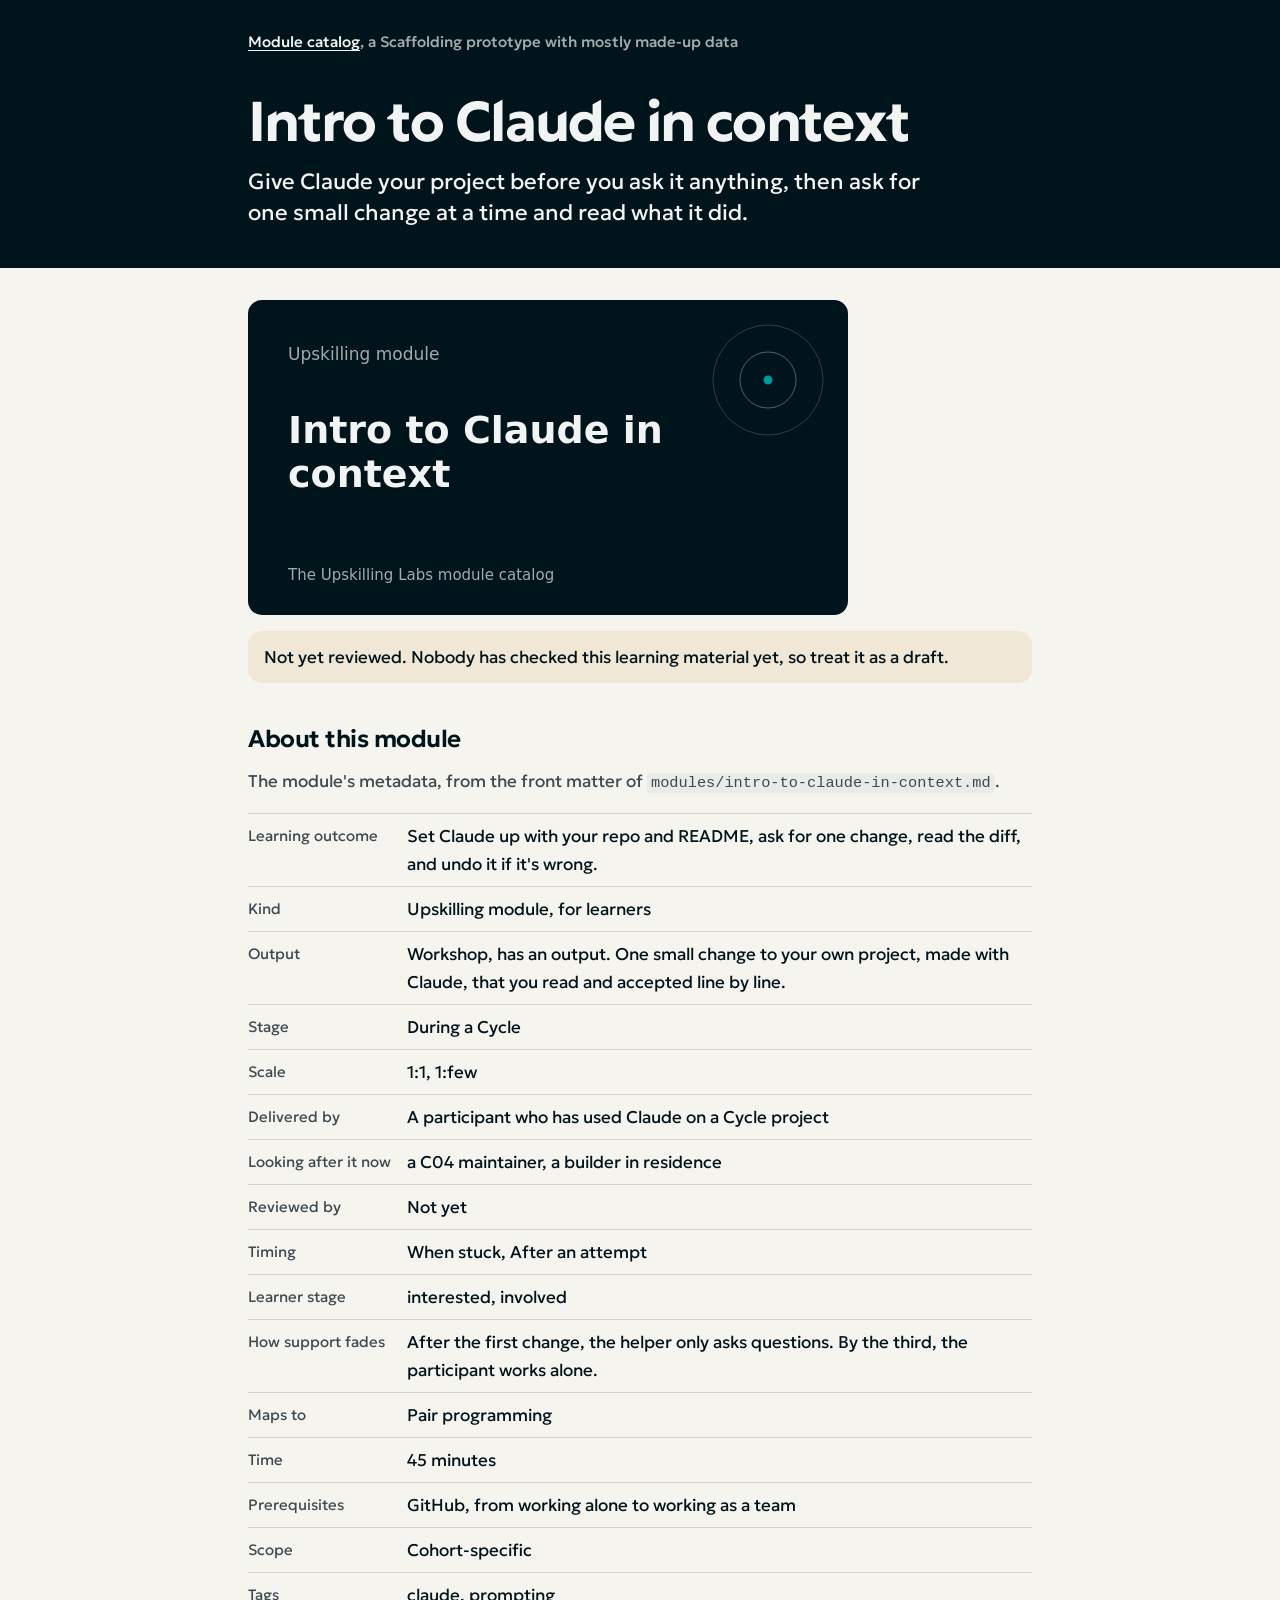
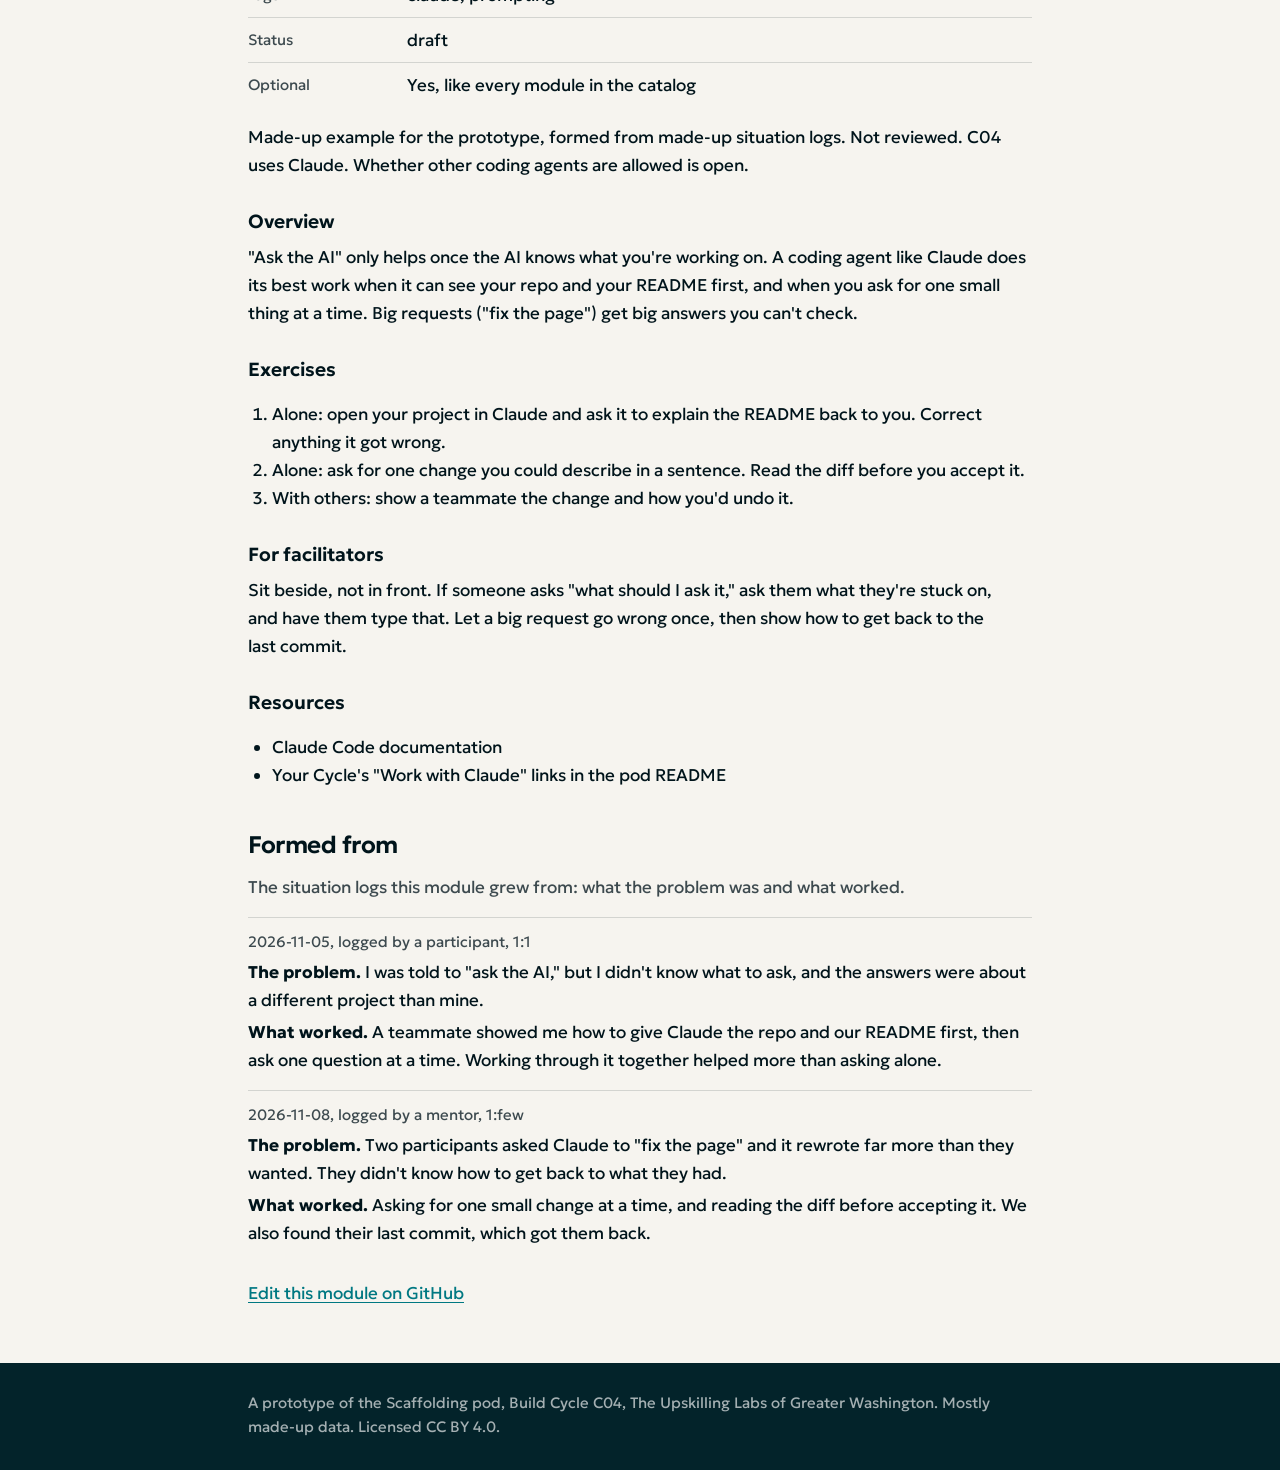
<file: prototypes/module-catalog/m/intro-to-claude-in-context/index.html>
<!doctype html>
<html lang="en">
<head>
<meta charset="utf-8">
<meta name="viewport" content="width=device-width, initial-scale=1">
<title>Intro to Claude in context</title>
<meta name="description" content="Give Claude your project before you ask it anything, then ask for one small change at a time and read what it did.">
<meta property="og:type" content="article">
<meta property="og:title" content="Intro to Claude in context">
<meta property="og:description" content="Give Claude your project before you ask it anything, then ask for one small change at a time and read what it did.">
<meta property="og:image" content="/prototypes/module-catalog/thumbs/intro-to-claude-in-context.svg">
<meta name="twitter:card" content="summary_large_image">
<link rel="preconnect" href="https://fonts.googleapis.com">
<link rel="preconnect" href="https://fonts.gstatic.com" crossorigin>
<link href="https://fonts.googleapis.com/css2?family=Geologica:wght,SHRP@300..800,0..100&display=swap" rel="stylesheet">
<link rel="stylesheet" href="../../style.css">
</head>
<body>
<header class="cover small">
  <div class="wrap">
    <p class="lockup"><a href="../../">Module catalog</a>, a Scaffolding prototype with mostly made-up data</p>
    <h1>Intro to Claude in context</h1>
    <p class="q">Give Claude your project before you ask it anything, then ask for one small change at a time and read what it did.</p>
  </div>
</header>
<main class="wrap module">
  <img class="thumb-lg" src="../../thumbs/intro-to-claude-in-context.svg" alt="">
  <p class="review">Not yet reviewed. Nobody has checked this learning material yet, so treat it as a draft.</p>
  <h2>About this module</h2>
  <p class="quiet">The module's metadata, from the front matter of <code>modules/intro-to-claude-in-context.md</code>.</p>
  <dl class="fields">
    <dt>Learning outcome</dt><dd>Set Claude up with your repo and README, ask for one change, read the diff, and undo it if it's wrong.</dd>
    <dt>Kind</dt><dd>Upskilling module, for learners</dd>
    <dt>Output</dt><dd>Workshop, has an output. One small change to your own project, made with Claude, that you read and accepted line by line.</dd>
    <dt>Stage</dt><dd>During a Cycle</dd>
    <dt>Scale</dt><dd>1:1, 1:few</dd>
    <dt>Delivered by</dt><dd>A participant who has used Claude on a Cycle project</dd>
    <dt>Looking after it now</dt><dd>a C04 maintainer, a builder in residence</dd>
    <dt>Reviewed by</dt><dd>Not yet</dd>
    <dt>Timing</dt><dd>When stuck, After an attempt</dd>
    <dt>Learner stage</dt><dd>interested, involved</dd>
    <dt>How support fades</dt><dd>After the first change, the helper only asks questions. By the third, the participant works alone.</dd>
    <dt>Maps to</dt><dd>Pair programming</dd>
    <dt>Time</dt><dd>45 minutes</dd>
    <dt>Prerequisites</dt><dd>GitHub, from working alone to working as a team</dd>
    <dt>Scope</dt><dd>Cohort-specific</dd>
    <dt>Tags</dt><dd>claude, prompting</dd>
    <dt>Status</dt><dd>draft</dd>
    <dt>Optional</dt><dd>Yes, like every module in the catalog</dd>
    
    
  </dl>
  <div class="body">
<p>Made-up example for the prototype, formed from made-up situation logs. Not reviewed. C04 uses Claude. Whether other coding agents are allowed is open.</p>
<h3>Overview</h3>
<p>&quot;Ask the AI&quot; only helps once the AI knows what you're working on. A coding agent like Claude does its best work when it can see your repo and your README first, and when you ask for one small thing at a time. Big requests (&quot;fix the page&quot;) get big answers you can't check.</p>
<h3>Exercises</h3>
<ol>
<li>Alone: open your project in Claude and ask it to explain the README back to you. Correct anything it got wrong.</li>
<li>Alone: ask for one change you could describe in a sentence. Read the diff before you accept it.</li>
<li>With others: show a teammate the change and how you'd undo it.</li>
</ol>
<h3>For facilitators</h3>
<p>Sit beside, not in front. If someone asks &quot;what should I ask it,&quot; ask them what they're stuck on, and have them type that. Let a big request go wrong once, then show how to get back to the last commit.</p>
<h3>Resources</h3>
<ul>
<li>Claude Code documentation</li>
<li>Your Cycle's &quot;Work with Claude&quot; links in the pod README</li>
</ul>
  </div>
  <h2>Formed from</h2><p class="quiet">The situation logs this module grew from: what the problem was and what worked.</p><ul class="situations"><li><span class="meta">2026-11-05, logged by a participant, 1:1</span><p><strong>The problem.</strong> I was told to &quot;ask the AI,&quot; but I didn't know what to ask, and the answers were about a different project than mine.</p><p><strong>What worked.</strong> A teammate showed me how to give Claude the repo and our README first, then ask one question at a time. Working through it together helped more than asking alone.</p></li><li><span class="meta">2026-11-08, logged by a mentor, 1:few</span><p><strong>The problem.</strong> Two participants asked Claude to &quot;fix the page&quot; and it rewrote far more than they wanted. They didn't know how to get back to what they had.</p><p><strong>What worked.</strong> Asking for one small change at a time, and reading the diff before accepting it. We also found their last commit, which got them back.</p></li></ul>
  <p class="quiet edit"><a href="https://github.com/wash-TheUpskillingLabs/c04-scaffolding/blob/main/prototypes/module-catalog/modules/intro-to-claude-in-context.md">Edit this module on GitHub</a></p>
</main>
<footer><div class="wrap"><p>A prototype of the Scaffolding pod, Build Cycle C04, The Upskilling Labs of Greater Washington. Mostly made-up data. Licensed CC BY 4.0.</p></div></footer>
</body>
</html>
</file>
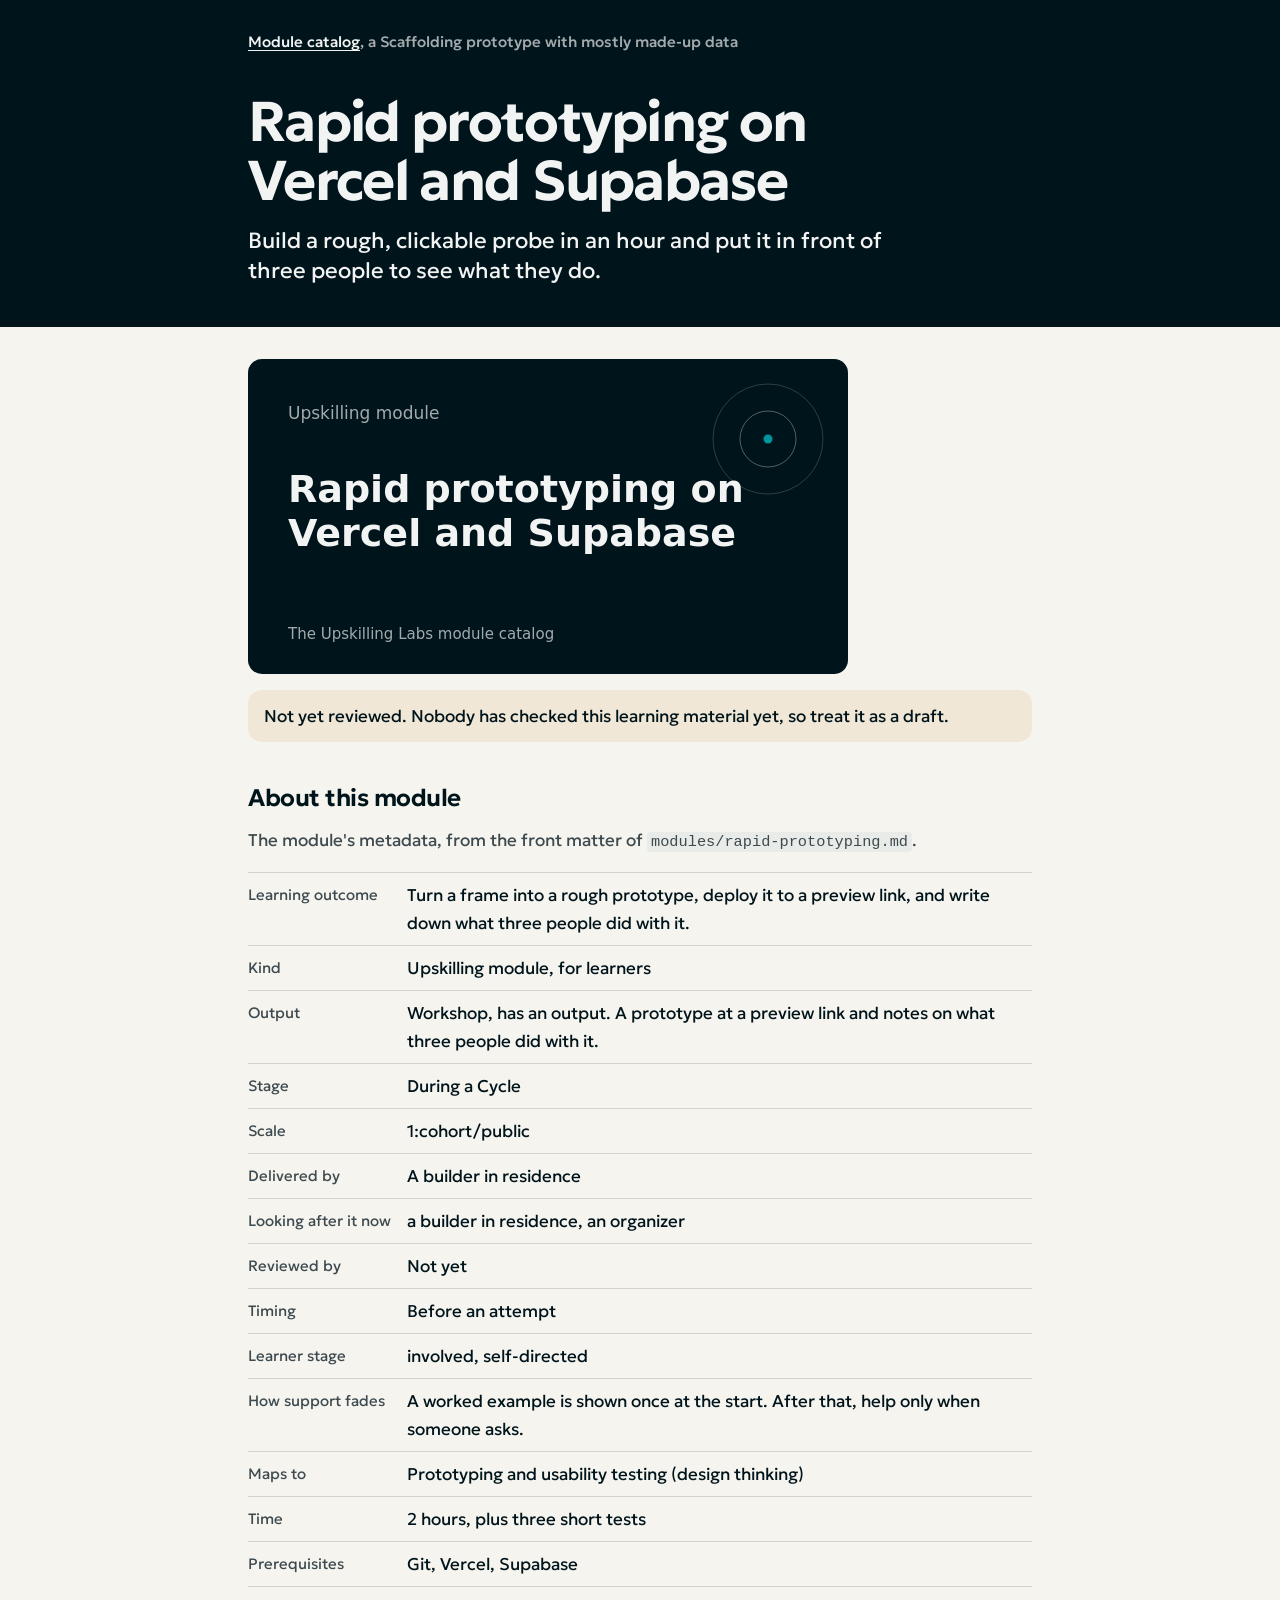
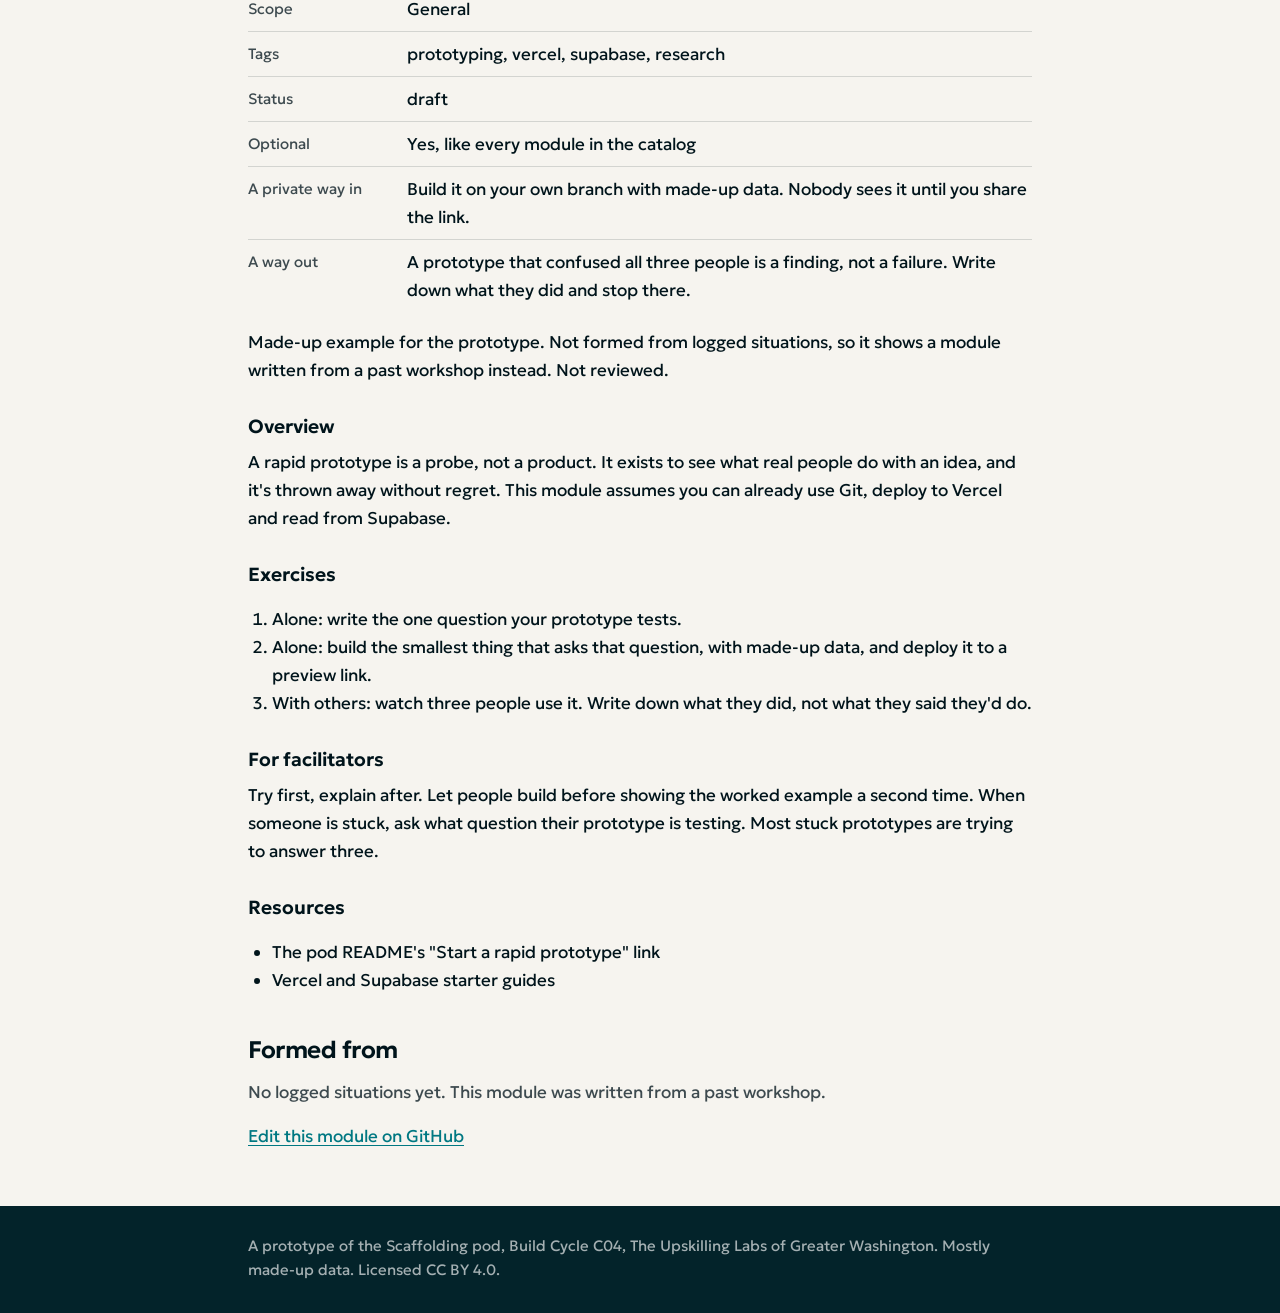
<file: prototypes/module-catalog/m/rapid-prototyping/index.html>
<!doctype html>
<html lang="en">
<head>
<meta charset="utf-8">
<meta name="viewport" content="width=device-width, initial-scale=1">
<title>Rapid prototyping on Vercel and Supabase</title>
<meta name="description" content="Build a rough, clickable probe in an hour and put it in front of three people to see what they do.">
<meta property="og:type" content="article">
<meta property="og:title" content="Rapid prototyping on Vercel and Supabase">
<meta property="og:description" content="Build a rough, clickable probe in an hour and put it in front of three people to see what they do.">
<meta property="og:image" content="/prototypes/module-catalog/thumbs/rapid-prototyping.svg">
<meta name="twitter:card" content="summary_large_image">
<link rel="preconnect" href="https://fonts.googleapis.com">
<link rel="preconnect" href="https://fonts.gstatic.com" crossorigin>
<link href="https://fonts.googleapis.com/css2?family=Geologica:wght,SHRP@300..800,0..100&display=swap" rel="stylesheet">
<link rel="stylesheet" href="../../style.css">
</head>
<body>
<header class="cover small">
  <div class="wrap">
    <p class="lockup"><a href="../../">Module catalog</a>, a Scaffolding prototype with mostly made-up data</p>
    <h1>Rapid prototyping on Vercel and Supabase</h1>
    <p class="q">Build a rough, clickable probe in an hour and put it in front of three people to see what they do.</p>
  </div>
</header>
<main class="wrap module">
  <img class="thumb-lg" src="../../thumbs/rapid-prototyping.svg" alt="">
  <p class="review">Not yet reviewed. Nobody has checked this learning material yet, so treat it as a draft.</p>
  <h2>About this module</h2>
  <p class="quiet">The module's metadata, from the front matter of <code>modules/rapid-prototyping.md</code>.</p>
  <dl class="fields">
    <dt>Learning outcome</dt><dd>Turn a frame into a rough prototype, deploy it to a preview link, and write down what three people did with it.</dd>
    <dt>Kind</dt><dd>Upskilling module, for learners</dd>
    <dt>Output</dt><dd>Workshop, has an output. A prototype at a preview link and notes on what three people did with it.</dd>
    <dt>Stage</dt><dd>During a Cycle</dd>
    <dt>Scale</dt><dd>1:cohort/public</dd>
    <dt>Delivered by</dt><dd>A builder in residence</dd>
    <dt>Looking after it now</dt><dd>a builder in residence, an organizer</dd>
    <dt>Reviewed by</dt><dd>Not yet</dd>
    <dt>Timing</dt><dd>Before an attempt</dd>
    <dt>Learner stage</dt><dd>involved, self-directed</dd>
    <dt>How support fades</dt><dd>A worked example is shown once at the start. After that, help only when someone asks.</dd>
    <dt>Maps to</dt><dd>Prototyping and usability testing (design thinking)</dd>
    <dt>Time</dt><dd>2 hours, plus three short tests</dd>
    <dt>Prerequisites</dt><dd>Git, Vercel, Supabase</dd>
    <dt>Scope</dt><dd>General</dd>
    <dt>Tags</dt><dd>prototyping, vercel, supabase, research</dd>
    <dt>Status</dt><dd>draft</dd>
    <dt>Optional</dt><dd>Yes, like every module in the catalog</dd>
    <dt>A private way in</dt><dd>Build it on your own branch with made-up data. Nobody sees it until you share the link.</dd>
    <dt>A way out</dt><dd>A prototype that confused all three people is a finding, not a failure. Write down what they did and stop there.</dd>
  </dl>
  <div class="body">
<p>Made-up example for the prototype. Not formed from logged situations, so it shows a module written from a past workshop instead. Not reviewed.</p>
<h3>Overview</h3>
<p>A rapid prototype is a probe, not a product. It exists to see what real people do with an idea, and it's thrown away without regret. This module assumes you can already use Git, deploy to Vercel and read from Supabase.</p>
<h3>Exercises</h3>
<ol>
<li>Alone: write the one question your prototype tests.</li>
<li>Alone: build the smallest thing that asks that question, with made-up data, and deploy it to a preview link.</li>
<li>With others: watch three people use it. Write down what they did, not what they said they'd do.</li>
</ol>
<h3>For facilitators</h3>
<p>Try first, explain after. Let people build before showing the worked example a second time. When someone is stuck, ask what question their prototype is testing. Most stuck prototypes are trying to answer three.</p>
<h3>Resources</h3>
<ul>
<li>The pod README's &quot;Start a rapid prototype&quot; link</li>
<li>Vercel and Supabase starter guides</li>
</ul>
  </div>
  <h2>Formed from</h2><p class="quiet">No logged situations yet. This module was written from a past workshop.</p>
  <p class="quiet edit"><a href="https://github.com/wash-TheUpskillingLabs/c04-scaffolding/blob/main/prototypes/module-catalog/modules/rapid-prototyping.md">Edit this module on GitHub</a></p>
</main>
<footer><div class="wrap"><p>A prototype of the Scaffolding pod, Build Cycle C04, The Upskilling Labs of Greater Washington. Mostly made-up data. Licensed CC BY 4.0.</p></div></footer>
</body>
</html>
</file>
<file: prototypes/module-catalog/style.css>
/* Follows the Labs' design rules in the pod site's index.html: same tokens, one 14px radius, no pills,
   no all-caps eyebrows, no middle-dot meta strings, structure from spacing and hairline rules. */
:root {
  --ink:#00141b; --navy:#03232a; --forest:#005f68; --teal:#0094a0; --teal-deep:#007882;
  --paper:#f6f4ef; --gold:#cfab67;
  --on-paper:#00141b; --on-paper-2:#3d4a4f; --rule:rgba(0,20,27,.14); --wash:rgba(0,95,104,.06);
  --on-dark:rgba(255,255,255,.95); --on-dark-2:rgba(255,255,255,.64);
  --r:14px; --max:880px; --g:clamp(16px,5vw,48px);
  --font:"Geologica",ui-sans-serif,system-ui,-apple-system,"Segoe UI",Roboto,sans-serif;
}
* { box-sizing:border-box; }
html { background:var(--paper); }
body { margin:0; font-family:var(--font); font-size:17px; line-height:28px; color:var(--on-paper); background:var(--paper); -webkit-font-smoothing:antialiased; }
a { color:var(--teal-deep); text-decoration-thickness:1px; text-underline-offset:3px; }
a:focus-visible, button:focus-visible, input:focus-visible, select:focus-visible, textarea:focus-visible { outline:2px solid var(--teal); outline-offset:3px; }
.wrap { max-width:var(--max); margin:0 auto; padding:0 var(--g); }
p { margin:0 0 16px; text-wrap:pretty; }
.quiet, .meta { color:var(--on-paper-2); }
.meta { display:block; font-size:15px; line-height:24px; }
h2 { font-size:24px; line-height:32px; font-weight:600; letter-spacing:-.02em; margin:40px 0 12px; }
h3 { font-size:19px; line-height:28px; font-weight:600; margin:28px 0 8px; }
code { font-size:.9em; background:var(--wash); padding:1px 4px; border-radius:4px; }

.cover { background:var(--ink); color:var(--on-dark); padding:40px 0 48px; }
.cover.small { padding:32px 0 40px; }
.lockup { font-size:15px; line-height:20px; font-weight:500; color:var(--on-dark-2); margin:0 0 40px; }
.lockup a { color:var(--on-dark); }
.cover h1 { font-size:clamp(36px,6vw,56px); line-height:1.05; font-weight:640; letter-spacing:-.03em; font-variation-settings:"SHRP" 100; margin:0 0 16px; text-wrap:balance; }
.cover .q { font-size:clamp(18px,2.4vw,22px); line-height:1.4; color:var(--on-dark); margin:0; max-width:46ch; }

nav.views { display:flex; gap:4px; border-bottom:1px solid var(--rule); margin:24px 0 0; flex-wrap:wrap; }
nav.views button { font:inherit; font-size:16px; background:none; border:0; border-bottom:2px solid transparent; padding:10px 12px; color:var(--on-paper-2); cursor:pointer; }
nav.views button[aria-selected="true"] { color:var(--on-paper); border-bottom-color:var(--teal-deep); font-weight:600; }

.filters { display:grid; grid-template-columns:repeat(auto-fit,minmax(150px,1fr)); gap:12px; margin:24px 0 8px; }
.filters label { font-size:14px; line-height:20px; color:var(--on-paper-2); display:block; }
input, select, textarea { font:inherit; font-size:16px; width:100%; padding:8px 10px; border:1px solid var(--rule); border-radius:var(--r); background:#fff; color:var(--on-paper); margin-top:4px; }
textarea { min-height:84px; resize:vertical; }

/* The card: a view of a module, like an event's card. Title, summary, thumbnail, a few key fields. */
ul.cards { list-style:none; padding:0; margin:16px 0; }
ul.cards > li { border-top:1px solid var(--rule); padding:20px 0; }
ul.cards > li:last-child { border-bottom:1px solid var(--rule); }
.card { display:grid; grid-template-columns:200px 1fr; gap:20px; align-items:start; }
.card img { width:100%; aspect-ratio:1200/630; border-radius:var(--r); display:block; }
.card h3 { margin:0 0 4px; }
.card h3 a { color:var(--on-paper); text-decoration:none; }
.card h3 a:hover { text-decoration:underline; }
.card p { margin:0 0 8px; }
.card dl { display:grid; grid-template-columns:max-content 1fr; gap:2px 12px; margin:8px 0 0; font-size:15px; line-height:22px; }
.card dt { color:var(--on-paper-2); }
.card dd { margin:0; }
@media (max-width:600px) { .card { grid-template-columns:1fr; } .card img { max-width:360px; } }

.flag { color:#8a5a00; }
.review { background:rgba(207,171,103,.18); border-radius:var(--r); padding:12px 16px; }
.review.ok { background:var(--wash); }

dl.fields { display:grid; grid-template-columns:minmax(120px,max-content) 1fr; gap:0; margin:0 0 16px; }
dl.fields dt, dl.fields dd { padding:8px 0; border-top:1px solid var(--rule); margin:0; }
dl.fields dt { color:var(--on-paper-2); padding-right:16px; font-size:15px; }
@media (max-width:600px) { dl.fields { grid-template-columns:1fr; } dl.fields dd { border-top:0; padding-top:0; } }

.thumb-lg { width:100%; max-width:600px; border-radius:var(--r); display:block; margin:32px 0 16px; }
ul.situations, ul.plain { list-style:none; padding:0; margin:0 0 16px; }
ul.situations li, ul.plain li { border-top:1px solid var(--rule); padding:12px 0; }
ul.situations li p { margin:4px 0; }
.body ul, .body ol { padding-left:24px; }

.seed { background:var(--wash); border-radius:var(--r); padding:12px 16px; margin:0 0 12px; }
.btn { display:inline-block; background:var(--teal-deep); color:#fff; text-decoration:none; font:inherit; font-weight:600; font-size:16px; line-height:24px; padding:10px 18px; border:0; border-radius:var(--r); cursor:pointer; margin:8px 8px 8px 0; }
.btn:hover { background:#00868f; }
.btn.secondary { background:transparent; color:var(--teal-deep); border:1px solid var(--teal-deep); }
pre { background:#fff; border:1px solid var(--rule); border-radius:var(--r); padding:12px 16px; overflow-x:auto; font-size:14px; line-height:20px; white-space:pre-wrap; }
.form-grid { display:grid; gap:12px; margin:16px 0; }
.form-grid label { font-size:15px; color:var(--on-paper-2); }

footer { background:var(--navy); color:var(--on-dark-2); font-size:15px; line-height:24px; padding:28px 0 32px; margin-top:56px; }
footer p { margin:0; }
[hidden] { display:none !important; }
</file>
